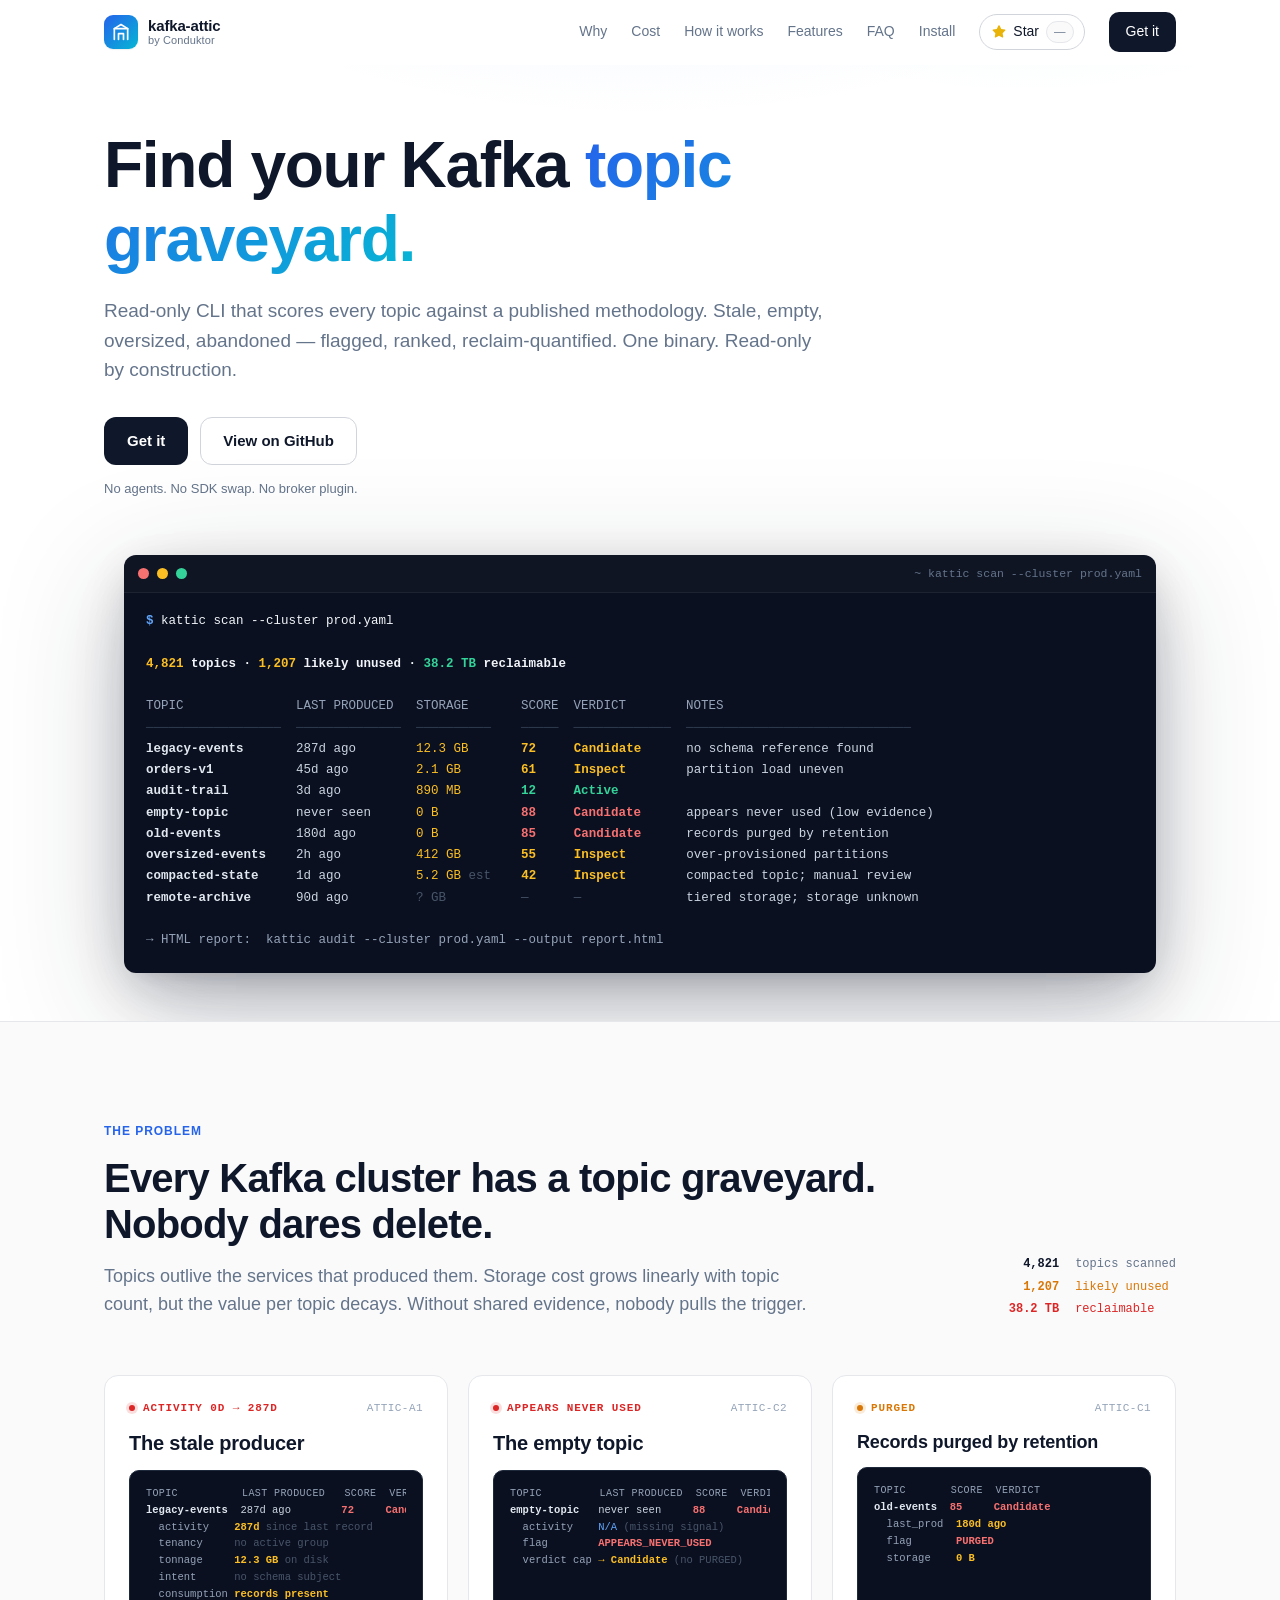
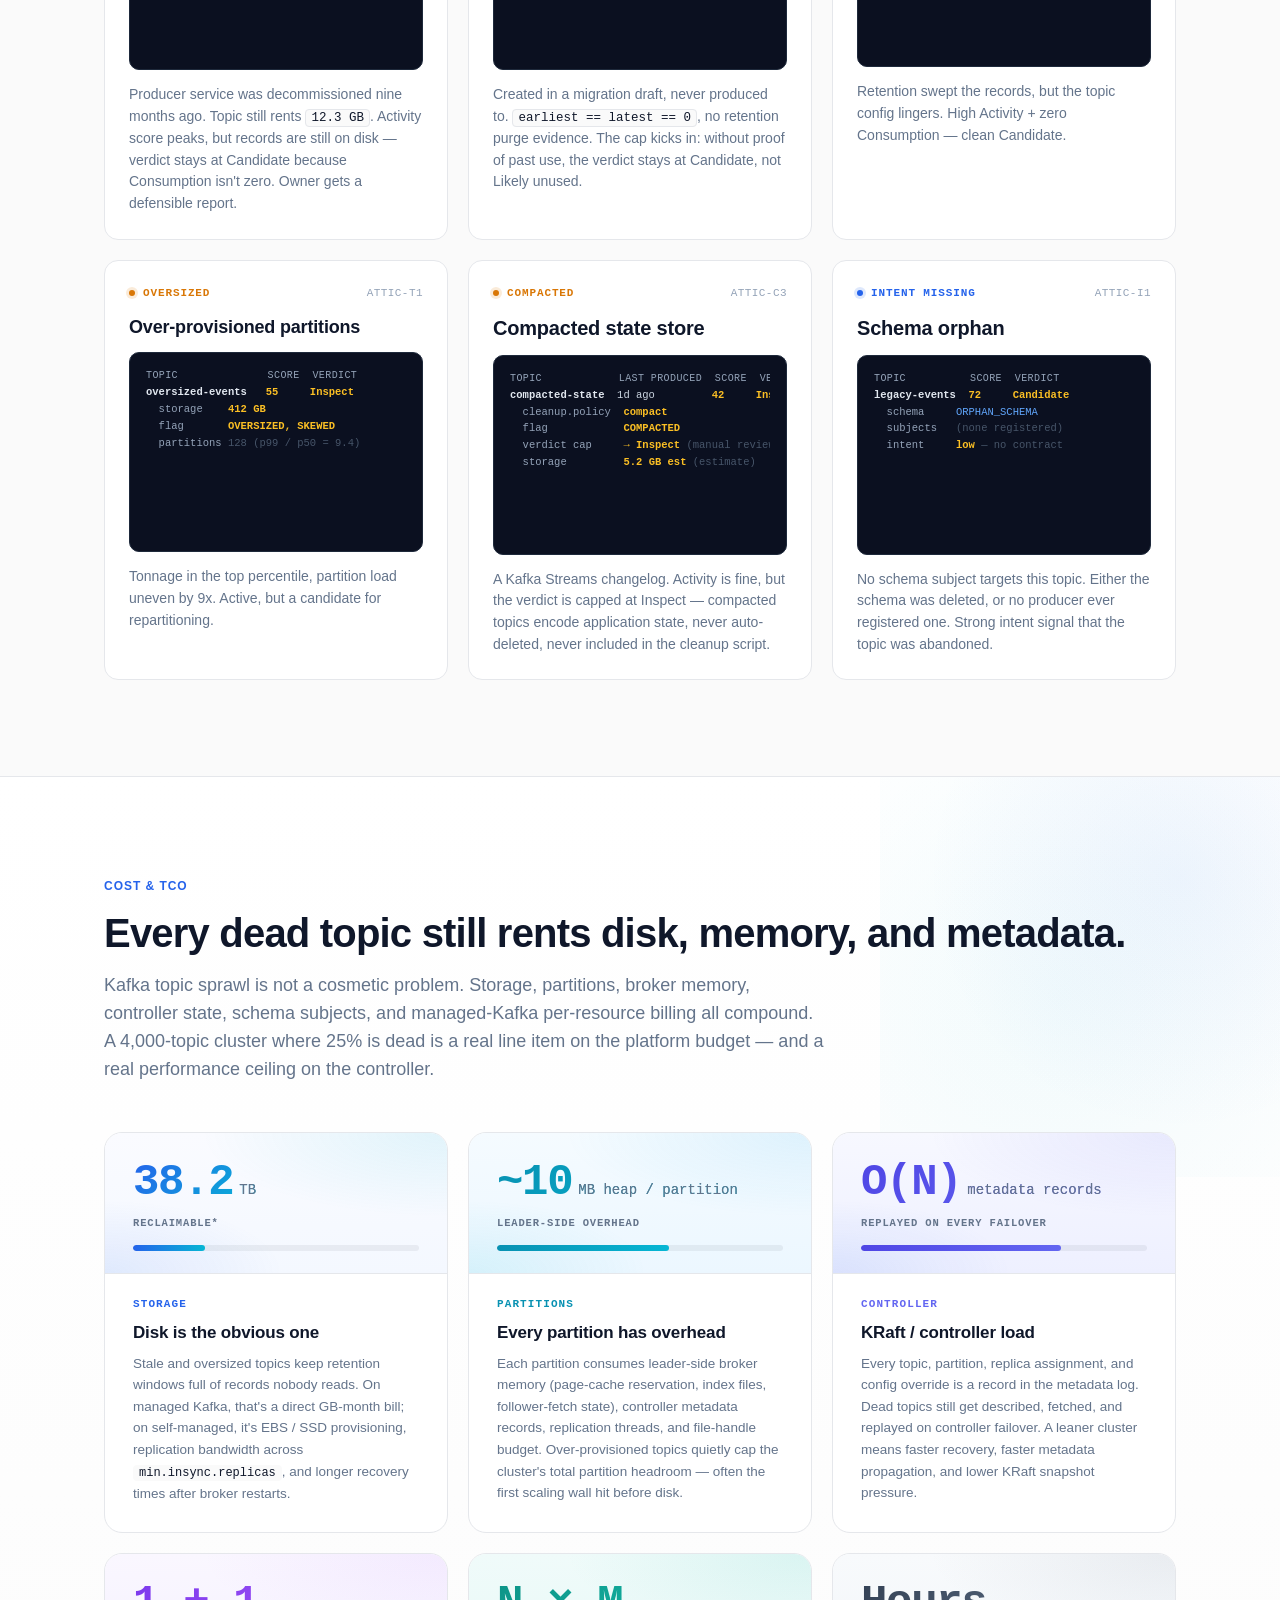
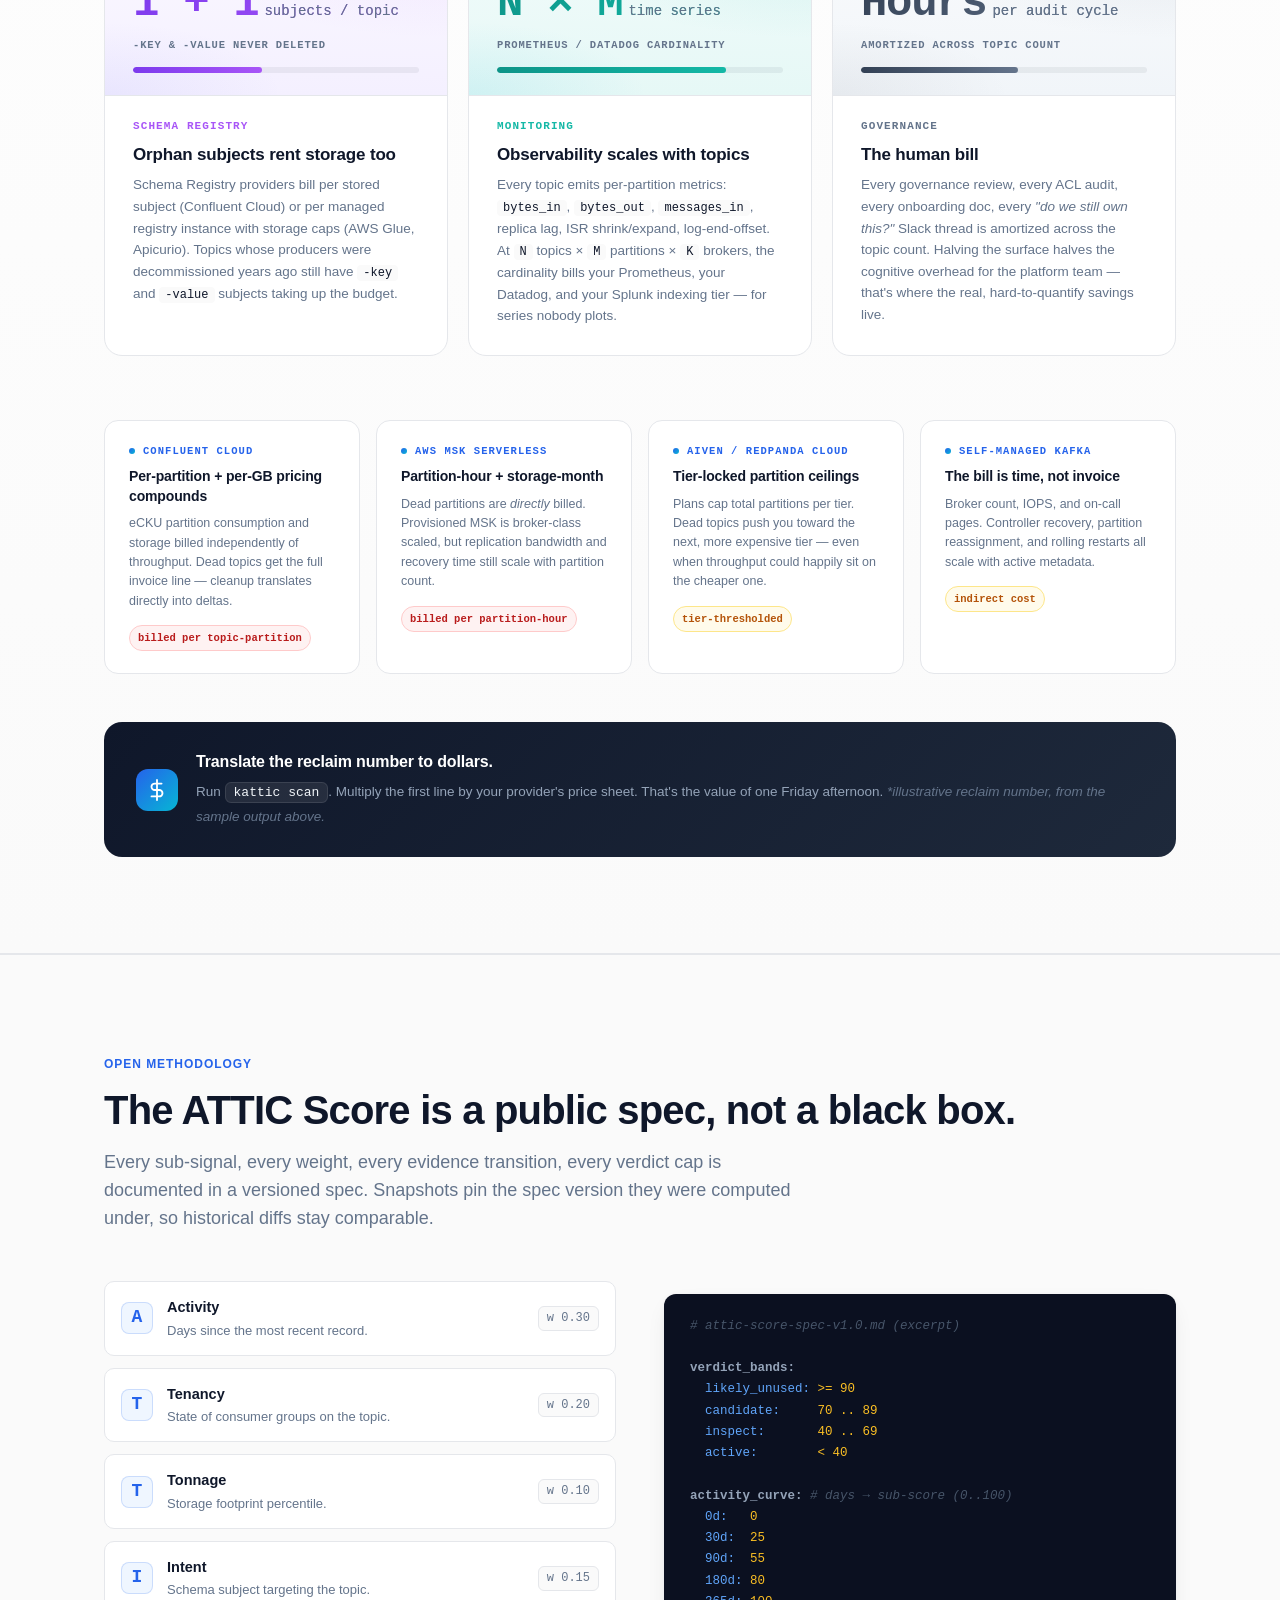
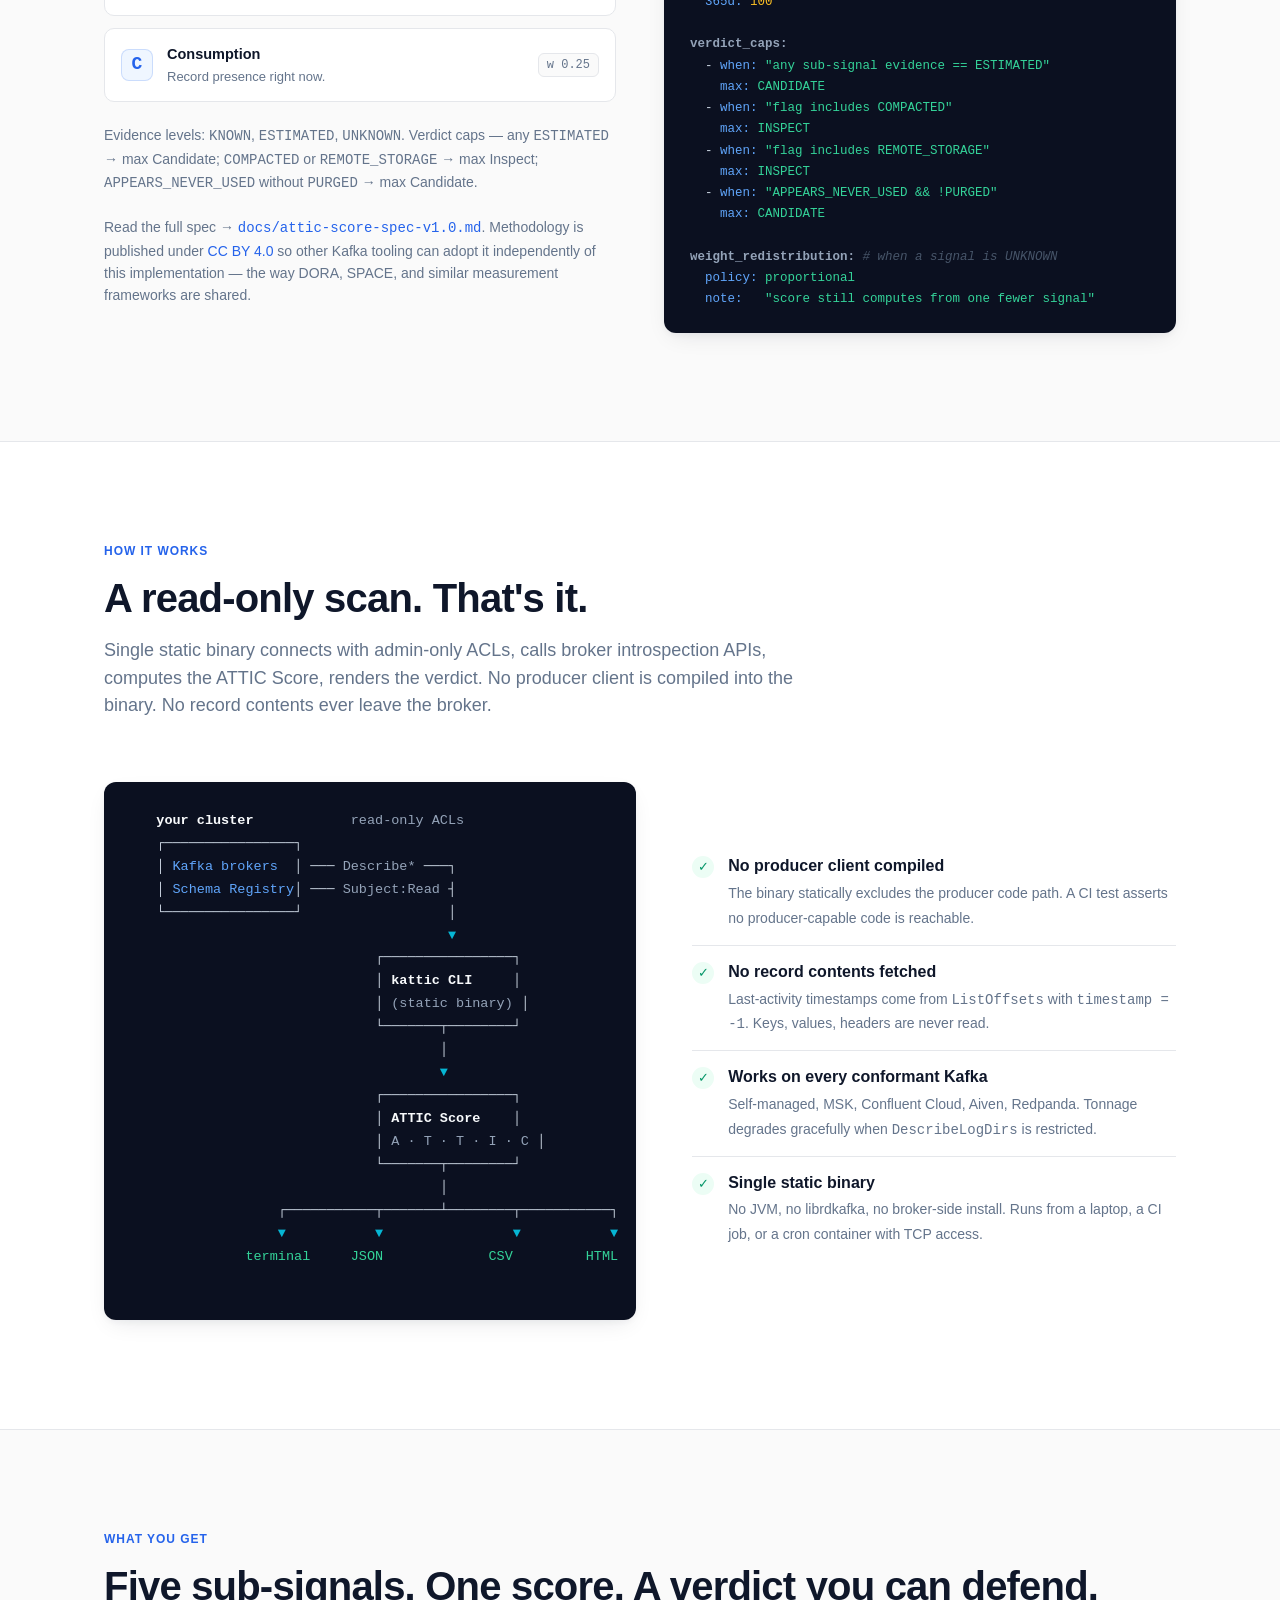
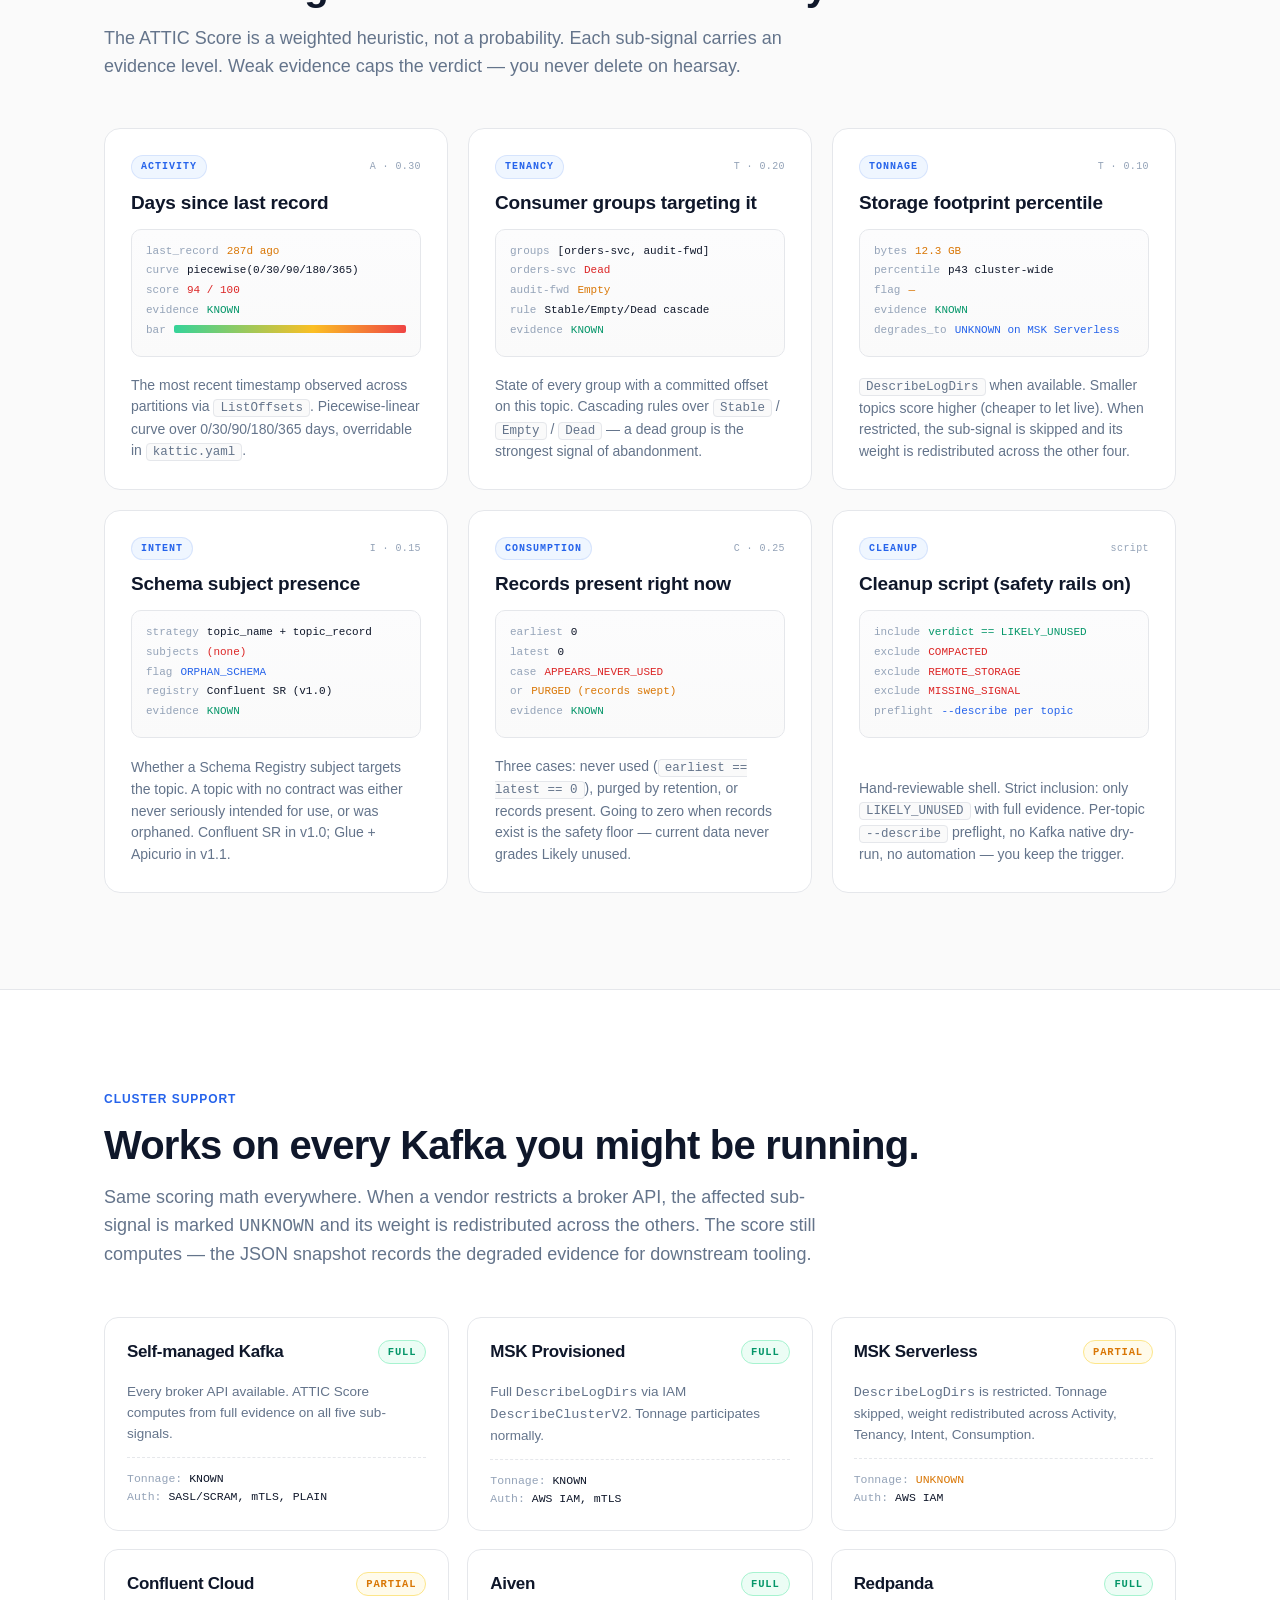
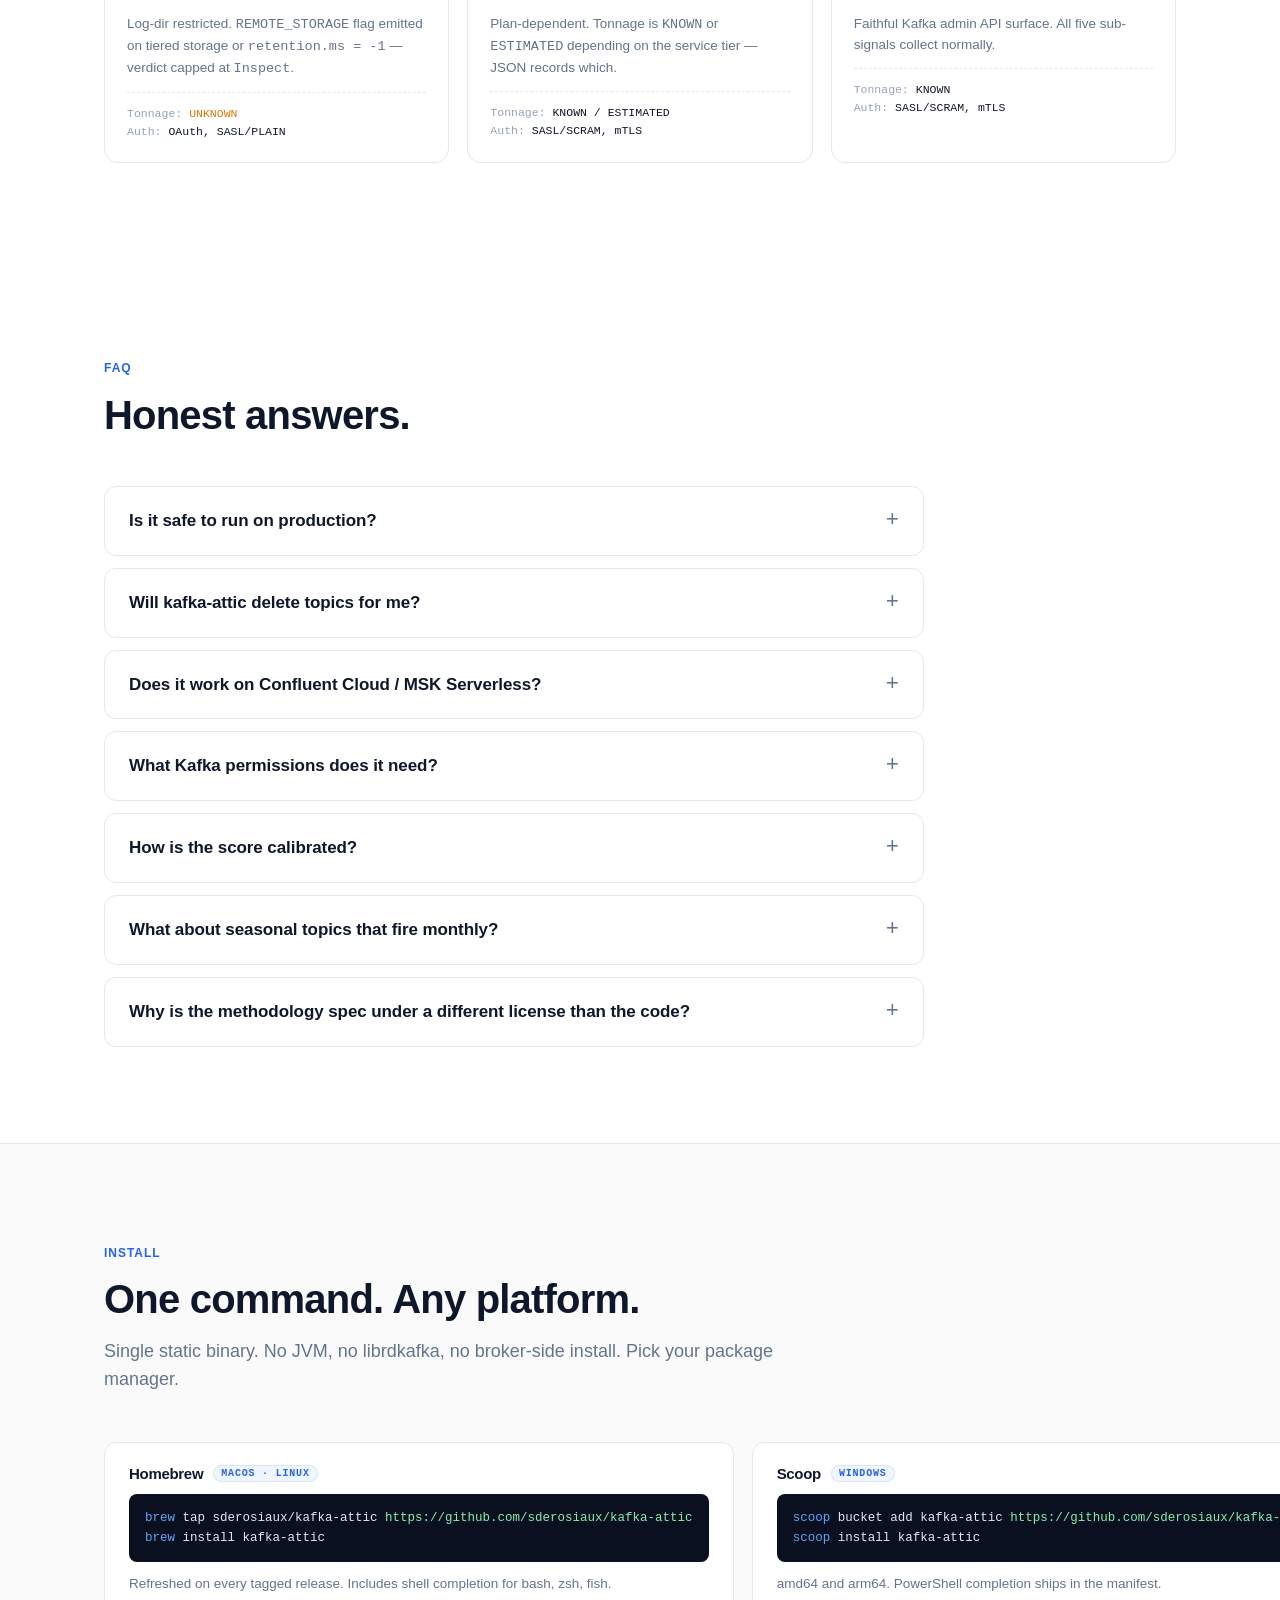
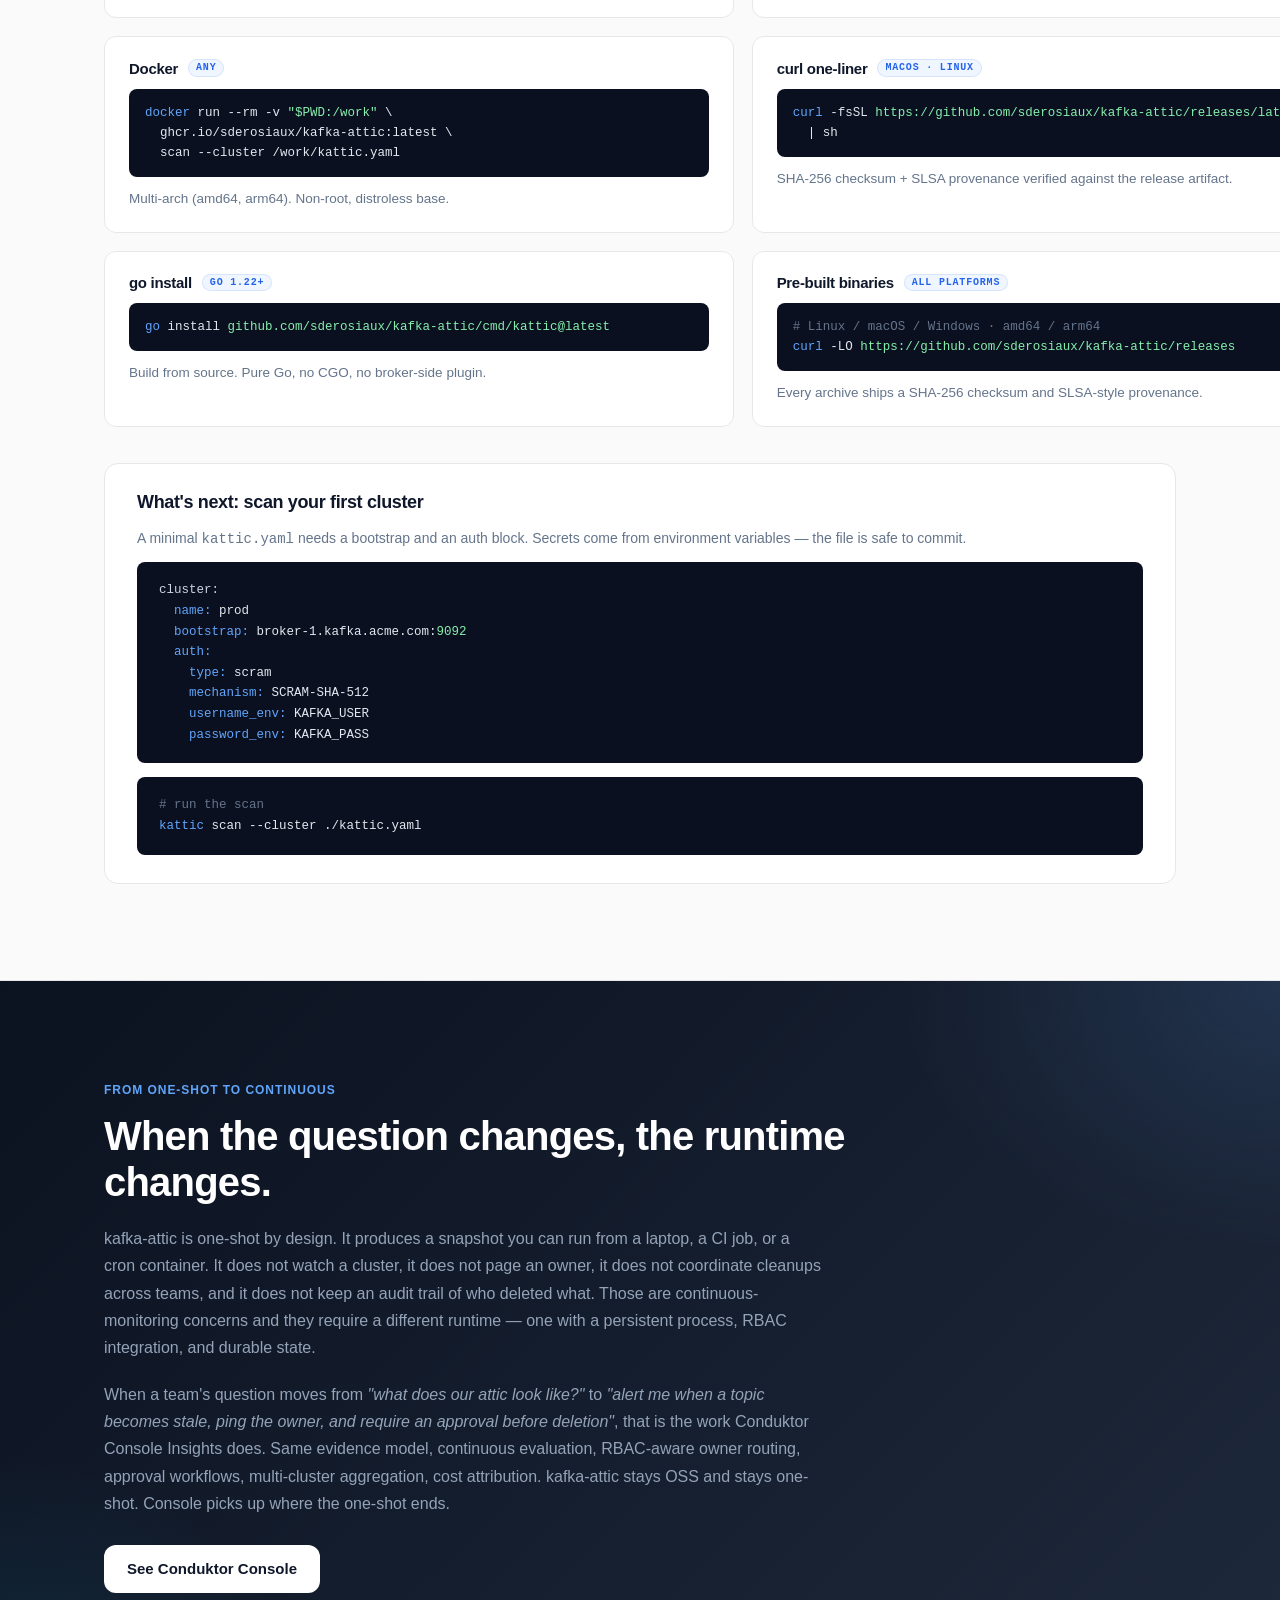
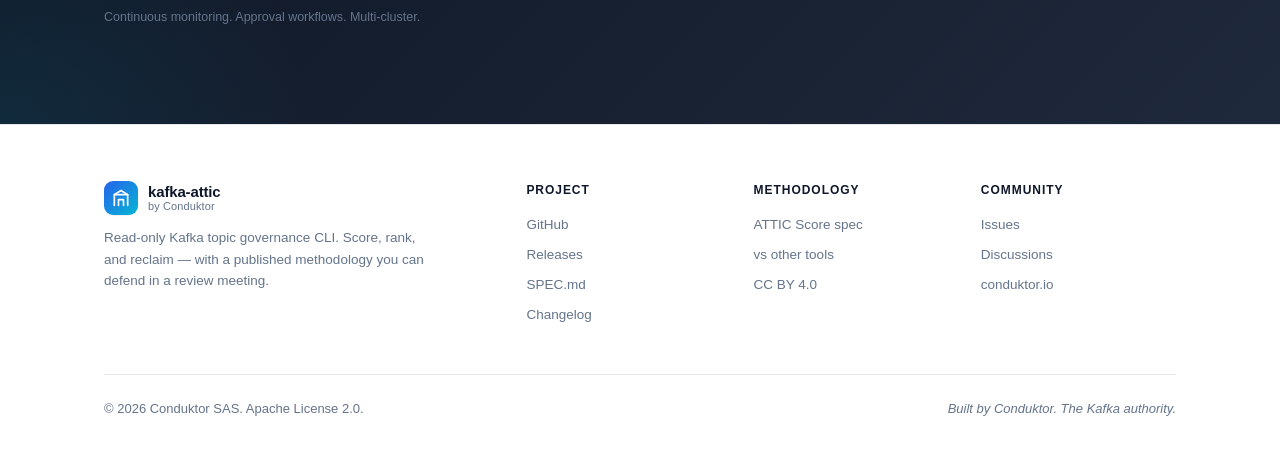
<file: docs/index.html>
<!doctype html>
<html lang="en">
  <head>
    <script async src="https://www.googletagmanager.com/gtag/js?id=G-F508MVXD3Z"></script>
    <script>
      window.dataLayer = window.dataLayer || [];
      function gtag() {
        dataLayer.push(arguments);
      }
      gtag("js", new Date());
      gtag("config", "G-F508MVXD3Z");
    </script>
    <meta charset="utf-8" />
    <meta name="viewport" content="width=device-width,initial-scale=1" />
    <title>kafka-attic — find your Kafka topic graveyard</title>
    <meta
      name="description"
      content="Find your Kafka topic graveyard. Read-only Go CLI that scores stale, empty, oversized, abandoned topics in one scan. ATTIC Score methodology. Single binary."
    />
    <meta
      name="keywords"
      content="kafka topic cleanup, stale kafka topics, kafka topic graveyard, unused kafka topics, kafka storage reclaim, kafka audit, ATTIC Score, kafka governance, kafka CLI, kafka admin, MSK cleanup, Confluent Cloud cleanup, Aiven Kafka, Redpanda, kafka topic lifecycle, kafka disk cost, kafka topic owner, kafka inventory, kafka health, kafka attic, kattic"
    />
    <meta name="author" content="Conduktor" />
    <meta
      name="robots"
      content="index,follow,max-image-preview:large,max-snippet:-1,max-video-preview:-1"
    />
    <meta name="theme-color" content="#0f172a" />
    <meta name="color-scheme" content="light only" />
    <meta name="format-detection" content="telephone=no" />
    <link rel="canonical" href="https://sderosiaux.github.io/kafka-attic/" />
    <link rel="manifest" href="./manifest.webmanifest" />

    <!-- Icons -->
    <link rel="icon" type="image/svg+xml" href="./images/favicon.svg" />
    <link rel="apple-touch-icon" href="./images/apple-touch-icon.png" />

    <!-- Open Graph -->
    <meta property="og:title" content="kafka-attic — find your Kafka topic graveyard" />
    <meta
      property="og:description"
      content="Find your Kafka topic graveyard. Read-only Go CLI that scores stale, empty, oversized, abandoned topics in one scan. ATTIC Score methodology. Single binary."
    />
    <meta property="og:url" content="https://sderosiaux.github.io/kafka-attic/" />
    <meta property="og:site_name" content="kafka-attic" />
    <meta property="og:locale" content="en_US" />
    <meta property="og:type" content="website" />
    <meta property="og:image" content="https://sderosiaux.github.io/kafka-attic/images/og-card.png" />
    <meta property="og:image:width" content="1200" />
    <meta property="og:image:height" content="630" />
    <meta property="og:image:type" content="image/png" />
    <meta
      property="og:image:alt"
      content="kafka-attic — read-only Go CLI that scores stale, empty, oversized, abandoned Kafka topics and ranks reclaimable storage."
    />

    <!-- Twitter -->
    <meta name="twitter:card" content="summary_large_image" />
    <meta name="twitter:site" content="@conduktor" />
    <meta name="twitter:creator" content="@sderosiaux" />
    <meta name="twitter:title" content="kafka-attic — find your Kafka topic graveyard" />
    <meta
      name="twitter:description"
      content="Find your Kafka topic graveyard. Read-only Go CLI that scores stale, empty, oversized, abandoned topics in one scan. ATTIC Score methodology. Single binary."
    />
    <meta
      name="twitter:image"
      content="https://sderosiaux.github.io/kafka-attic/images/og-card.png"
    />
    <meta
      name="twitter:image:alt"
      content="kafka-attic — read-only Go CLI that scores stale, empty, oversized, abandoned Kafka topics and ranks reclaimable storage."
    />

    <!-- Performance -->
    <link rel="preconnect" href="https://api.github.com" crossorigin />
    <link rel="dns-prefetch" href="https://github.com" />
    <link rel="preconnect" href="https://www.googletagmanager.com" crossorigin />
    <link rel="dns-prefetch" href="https://www.google-analytics.com" />

    <!-- Structured data: SoftwareApplication -->
    <script type="application/ld+json">
      {
        "@context": "https://schema.org",
        "@type": "SoftwareApplication",
        "name": "kafka-attic",
        "alternateName": "kattic",
        "applicationCategory": "DeveloperApplication",
        "applicationSubCategory": "Kafka topic governance scanner",
        "operatingSystem": "Linux, macOS, Windows",
        "softwareVersion": "1.0.0",
        "dateModified": "2026-05-22",
        "url": "https://sderosiaux.github.io/kafka-attic/",
        "description": "Read-only Go CLI that scores every Kafka topic against a published methodology — Activity, Tenancy, Tonnage, Intent, Consumption. Single static binary, vendor-neutral, no producer client compiled.",
        "image": "https://sderosiaux.github.io/kafka-attic/images/og-card.png",
        "screenshot": "https://sderosiaux.github.io/kafka-attic/images/screenshot-terminal.png",
        "downloadUrl": "https://github.com/sderosiaux/kafka-attic/releases/latest",
        "softwareHelp": "https://github.com/sderosiaux/kafka-attic",
        "releaseNotes": "https://github.com/sderosiaux/kafka-attic/releases",
        "license": "https://www.apache.org/licenses/LICENSE-2.0",
        "featureList": [
          "ATTIC Score 0-100 per topic over five sub-signals",
          "Evidence levels: KNOWN, ESTIMATED, UNKNOWN per sub-signal",
          "Structural flags: OVERSIZED, SKEWED, ORPHAN_SCHEMA, COMPACTED, REMOTE_STORAGE",
          "Cleanup script generator with strict inclusion rules",
          "Snapshot diff for week-over-week reclaim tracking",
          "Four output formats: terminal, JSON, CSV, single-file HTML",
          "Auth: SASL_PLAIN, SCRAM-SHA-256/512, mTLS, AWS IAM, OAuth",
          "Works on self-managed Kafka, MSK, Confluent Cloud, Aiven, Redpanda"
        ],
        "offers": {
          "@type": "Offer",
          "price": "0",
          "priceCurrency": "USD"
        },
        "author": {
          "@type": "Organization",
          "name": "Conduktor",
          "url": "https://www.conduktor.io"
        },
        "creator": {
          "@type": "Organization",
          "name": "Conduktor",
          "url": "https://www.conduktor.io"
        },
        "publisher": {
          "@type": "Organization",
          "name": "Conduktor",
          "url": "https://www.conduktor.io",
          "logo": "https://sderosiaux.github.io/kafka-attic/images/apple-touch-icon.png"
        }
      }
    </script>

    <!-- Structured data: FAQPage -->
    <script type="application/ld+json">
      {
        "@context": "https://schema.org",
        "@type": "FAQPage",
        "mainEntity": [
          {
            "@type": "Question",
            "name": "Is it safe to run on production?",
            "acceptedAnswer": {
              "@type": "Answer",
              "text": "Yes. kafka-attic is read-only by construction. The binary uses franz-go configured as an admin/consumer client only; the producer client is statically excluded at compile time and a CI test asserts that no producer-capable code path is reachable. Scans use bounded concurrency and back off on throttling. For multi-thousand-topic clusters, a --sample mode lets you size impact first."
            }
          },
          {
            "@type": "Question",
            "name": "Will kafka-attic delete topics for me?",
            "acceptedAnswer": {
              "@type": "Answer",
              "text": "No. The cleanup script is a generated shell artifact you review and run by hand. kafka-attic never executes a destructive command itself. The verdict is LIKELY_UNUSED, never SAFE_DELETE. Topics with MISSING_SIGNAL, COMPACTED, REMOTE_STORAGE, or UNKNOWN evidence are excluded from the cleanup script. The script ships with per-topic preflight --describe commands and a warning banner — Kafka has no native dry-run for topic deletion."
            }
          },
          {
            "@type": "Question",
            "name": "Does it work on Confluent Cloud / MSK Serverless?",
            "acceptedAnswer": {
              "@type": "Answer",
              "text": "Yes, with degraded Tonnage. DescribeLogDirs is restricted on both, so kafka-attic skips the Tonnage sub-signal and redistributes its weight. Confluent Cloud topics on tiered storage or infinite retention also receive REMOTE_STORAGE, capped at INSPECT. The four other sub-signals collect normally."
            }
          },
          {
            "@type": "Question",
            "name": "What Kafka permissions does it need?",
            "acceptedAnswer": {
              "@type": "Answer",
              "text": "Read-only ACLs: Describe on Cluster, Topic, and Group; DescribeConfigs on Topic; DescribeLogDirs on Cluster (optional — enables Tonnage). For Schema Registry, a read-only API key with Subject:Read. For MSK IAM: kafka:DescribeCluster, kafka-cluster:DescribeTopic, kafka-cluster:DescribeGroup, kafka-cluster:DescribeTopicDynamicConfiguration, kafka-cluster:Connect. The scan reports observed permissions so you can audit access after the fact."
            }
          },
          {
            "@type": "Question",
            "name": "How is the score calibrated?",
            "acceptedAnswer": {
              "@type": "Answer",
              "text": "Defaults (Activity 0.30, Tenancy 0.20, Tonnage 0.10, Intent 0.15, Consumption 0.25) come from an anonymized calibration dataset gathered during the design phase, weighted toward signals reliably available on every conformant cluster. All weights, thresholds, and the activity curve are overridable in kattic.yaml. Every JSON snapshot pins the attic_spec_version it was computed under, so historical snapshots remain reproducible and comparable via kattic diff."
            }
          },
          {
            "@type": "Question",
            "name": "What about seasonal topics that fire monthly?",
            "acceptedAnswer": {
              "@type": "Answer",
              "text": "Seasonality detection is out of scope for v1.0. Two mitigations exist: (1) the verdict is conservative — Consumption goes to 0 the moment records exist, so topics with current data are capped well below LIKELY_UNUSED, and (2) the optional history database accumulates past scans so the v1.1 seasonality detector can pick them up. Until then, add monthly/quarterly producers to exclude_patterns with effect: mark_protected."
            }
          },
          {
            "@type": "Question",
            "name": "Why is the methodology spec under a different license than the code?",
            "acceptedAnswer": {
              "@type": "Answer",
              "text": "The code is Apache 2.0; the methodology spec (docs/attic-score-spec-*.md) is CC BY 4.0. The spec is a piece of documentation meant to be cited, forked, and re-implemented by other Kafka tooling — CC BY 4.0 is the standard license for that kind of artifact. The dual licensing is intentional and reflects how DORA / SPACE / similar measurement frameworks are published."
            }
          }
        ]
      }
    </script>

    <!-- Structured data: WebSite -->
    <script type="application/ld+json">
      {
        "@context": "https://schema.org",
        "@type": "WebSite",
        "name": "kafka-attic",
        "url": "https://sderosiaux.github.io/kafka-attic/",
        "inLanguage": "en-US",
        "publisher": {
          "@type": "Organization",
          "name": "Conduktor",
          "url": "https://www.conduktor.io"
        },
        "potentialAction": {
          "@type": "SearchAction",
          "target": {
            "@type": "EntryPoint",
            "urlTemplate": "https://github.com/sderosiaux/kafka-attic/search?q={search_term_string}"
          },
          "query-input": "required name=search_term_string"
        }
      }
    </script>

    <!-- Structured data: Organization -->
    <script type="application/ld+json">
      {
        "@context": "https://schema.org",
        "@type": "Organization",
        "name": "Conduktor",
        "url": "https://www.conduktor.io",
        "logo": "https://sderosiaux.github.io/kafka-attic/images/apple-touch-icon.png",
        "sameAs": [
          "https://github.com/conduktor",
          "https://twitter.com/conduktor",
          "https://www.linkedin.com/company/conduktor"
        ]
      }
    </script>

    <!-- Structured data: BreadcrumbList -->
    <script type="application/ld+json">
      {
        "@context": "https://schema.org",
        "@type": "BreadcrumbList",
        "itemListElement": [
          {
            "@type": "ListItem",
            "position": 1,
            "name": "Home",
            "item": "https://sderosiaux.github.io/"
          },
          {
            "@type": "ListItem",
            "position": 2,
            "name": "kafka-attic",
            "item": "https://sderosiaux.github.io/kafka-attic/"
          }
        ]
      }
    </script>

    <!-- Structured data: HowTo (install kafka-attic) -->
    <script type="application/ld+json">
      {
        "@context": "https://schema.org",
        "@type": "HowTo",
        "name": "How to install kafka-attic and scan your first Kafka cluster",
        "description": "Install the kafka-attic CLI on macOS, Linux, or Windows and run a read-only scan against any Kafka-compatible cluster.",
        "totalTime": "PT5M",
        "supply": [
          {
            "@type": "HowToSupply",
            "name": "A Kafka-compatible cluster (Apache Kafka, MSK, Confluent Cloud, Aiven, Redpanda)"
          },
          {
            "@type": "HowToSupply",
            "name": "Read-only Kafka credentials (Describe on Cluster, Topic, Group)"
          }
        ],
        "tool": [
          {
            "@type": "HowToTool",
            "name": "Homebrew, Scoop, Docker, curl, or Go 1.22+"
          }
        ],
        "step": [
          {
            "@type": "HowToStep",
            "position": 1,
            "name": "Install the binary",
            "text": "Install via Homebrew (brew install kafka-attic), Scoop (scoop install kafka-attic), Docker (ghcr.io/sderosiaux/kafka-attic:latest), curl one-liner, or go install github.com/sderosiaux/kafka-attic/cmd/kattic@latest.",
            "url": "https://sderosiaux.github.io/kafka-attic/#install"
          },
          {
            "@type": "HowToStep",
            "position": 2,
            "name": "Create kattic.yaml",
            "text": "Declare bootstrap and auth in kattic.yaml. Secrets come from environment variables, so the file is safe to commit. Supported auth: SASL_PLAIN, SCRAM-SHA-256/512, mTLS, AWS IAM, OAuth.",
            "url": "https://sderosiaux.github.io/kafka-attic/#install"
          },
          {
            "@type": "HowToStep",
            "position": 3,
            "name": "Run the scan",
            "text": "kattic scan --cluster ./kattic.yaml produces a ranked list of topics with ATTIC Score, evidence levels, and reclaimable storage. Use --output html for a single-file report.",
            "url": "https://sderosiaux.github.io/kafka-attic/#how"
          }
        ]
      }
    </script>

    <style>
      :root {
        --bg: #ffffff;
        --bg-soft: #fafafa;
        --bg-code: #0b1020;
        --text: #0f172a;
        --muted: #64748b;
        --border: #e5e7eb;
        --border-strong: #d1d5db;
        --accent: #2563eb;
        --accent-hover: #1d4ed8;
        --accent-soft: #eff6ff;
        --success: #059669;
        --warn: #d97706;
        --crit: #dc2626;
        --shadow-sm: 0 1px 2px rgba(15, 23, 42, 0.04), 0 1px 1px rgba(15, 23, 42, 0.03);
        --shadow-md: 0 8px 24px -8px rgba(15, 23, 42, 0.12), 0 2px 6px rgba(15, 23, 42, 0.04);
        --shadow-lg:
          0 24px 60px -20px rgba(15, 23, 42, 0.25), 0 8px 20px -10px rgba(15, 23, 42, 0.12);
        --radius: 10px;
        --radius-lg: 16px;
        --maxw: 1120px;
        --font:
          -apple-system, BlinkMacSystemFont, "Inter", "Segoe UI", Roboto, Oxygen, Ubuntu, Cantarell,
          sans-serif;
        --mono: ui-monospace, SFMono-Regular, "JetBrains Mono", Menlo, Consolas, monospace;
      }
      * { box-sizing: border-box; }
      html, body { margin: 0; padding: 0; }
      body {
        font-family: var(--font);
        color: var(--text);
        background: var(--bg);
        line-height: 1.55;
        -webkit-font-smoothing: antialiased;
        text-rendering: optimizeLegibility;
      }
      a { color: var(--accent); text-decoration: none; }
      a:hover { color: var(--accent-hover); }
      h1, h2, h3 { letter-spacing: -0.02em; line-height: 1.15; margin: 0; }
      h1 { font-size: clamp(40px, 6vw, 64px); font-weight: 700; }
      h2 { font-size: clamp(28px, 3.6vw, 40px); font-weight: 650; }
      h3 { font-size: 18px; font-weight: 600; }
      p { margin: 0; }
      .wrap { max-width: var(--maxw); margin: 0 auto; padding: 0 24px; }

      /* Nav */
      header.nav {
        position: sticky;
        top: 0;
        z-index: 50;
        background: rgba(255, 255, 255, 0.78);
        backdrop-filter: saturate(160%) blur(10px);
        border-bottom: 1px solid transparent;
        transition: border-color 0.2s, background 0.2s;
      }
      header.nav.scrolled { border-color: var(--border); }
      .nav-inner {
        display: flex;
        align-items: center;
        justify-content: space-between;
        height: 64px;
      }
      .brand {
        display: inline-flex;
        align-items: center;
        gap: 10px;
        color: var(--text);
        line-height: 1;
        text-decoration: none;
      }
      .brand:hover { color: var(--text); }
      .brand-icon {
        width: 34px;
        height: 34px;
        border-radius: 9px;
        flex-shrink: 0;
        box-shadow: var(--shadow-sm);
        background: linear-gradient(135deg, #2563eb 0%, #06b6d4 100%);
        display: inline-flex;
        align-items: center;
        justify-content: center;
        color: #fff;
      }
      .brand-icon svg {
        width: 20px;
        height: 20px;
        display: block;
      }
      .brand-text {
        display: inline-flex;
        flex-direction: column;
        justify-content: center;
        gap: 2px;
        line-height: 1;
      }
      .brand-text .name {
        font-weight: 650;
        font-size: 15px;
        letter-spacing: -0.01em;
        line-height: 1;
      }
      .brand-text .by {
        font-size: 11px;
        color: var(--muted);
        font-weight: 500;
        letter-spacing: 0.01em;
        line-height: 1;
      }

      /* Star button */
      .nav-star {
        display: inline-flex;
        align-items: center;
        gap: 7px;
        padding: 6px 10px 6px 12px;
        background: #fff;
        border: 1px solid var(--border-strong);
        border-radius: 999px;
        font-size: 13px;
        font-weight: 500;
        color: var(--text) !important;
        transition: border-color 0.15s, transform 0.15s, box-shadow 0.15s;
      }
      .nav-star:hover {
        border-color: var(--text);
        transform: translateY(-1px);
        box-shadow: var(--shadow-sm);
      }
      .nav-star svg {
        width: 14px;
        height: 14px;
        color: #eab308;
        transition: transform 0.2s;
      }
      .nav-star:hover svg { transform: rotate(15deg) scale(1.1); }
      .nav-star .count {
        padding: 1px 7px;
        background: var(--bg-soft);
        border: 1px solid var(--border);
        border-radius: 999px;
        font-size: 11.5px;
        color: var(--muted);
        font-variant-numeric: tabular-nums;
        min-width: 18px;
        text-align: center;
      }
      .nav-links {
        display: flex;
        align-items: center;
        gap: 24px;
      }
      .nav-links a {
        color: var(--muted);
        font-size: 14px;
        font-weight: 500;
      }
      .nav-links a:hover { color: var(--text); }
      @media (max-width: 760px) {
        .nav-links a:not(.btn):not(.nav-star) { display: none; }
      }

      /* Buttons */
      .btn {
        display: inline-flex;
        align-items: center;
        gap: 8px;
        height: 40px;
        padding: 0 16px;
        border-radius: var(--radius);
        font-size: 14px;
        font-weight: 550;
        border: 1px solid transparent;
        cursor: pointer;
        transition: background 0.15s, border-color 0.15s, transform 0.15s, box-shadow 0.15s;
      }
      .btn-primary, .nav-links a.btn-primary {
        background: var(--text);
        color: #fff;
      }
      .btn-primary:hover, .nav-links a.btn-primary:hover {
        background: #000;
        color: #fff;
        transform: translateY(-1px);
        box-shadow: var(--shadow-md);
      }
      .btn-ghost {
        background: #fff;
        color: var(--text);
        border-color: var(--border-strong);
      }
      .btn-ghost:hover {
        background: var(--bg-soft);
        color: var(--text);
      }
      .btn-lg {
        height: 48px;
        padding: 0 22px;
        font-size: 15px;
        border-radius: 12px;
      }

      /* Hero */
      .hero {
        padding: 64px 0 48px;
        position: relative;
        overflow: hidden;
      }
      .hero::before {
        content: "";
        position: absolute;
        inset: -200px 0 auto 0;
        height: 600px;
        z-index: -1;
        background:
          radial-gradient(60% 60% at 50% 0%, rgba(37, 99, 235, 0.08), transparent 70%),
          radial-gradient(40% 40% at 80% 10%, rgba(6, 182, 212, 0.07), transparent 70%);
      }
      .badges {
        display: flex;
        gap: 8px;
        flex-wrap: wrap;
        margin-bottom: 24px;
      }
      .badge {
        display: inline-flex;
        align-items: center;
        gap: 6px;
        padding: 4px 10px;
        border-radius: 999px;
        font-size: 12px;
        font-weight: 500;
        color: var(--muted);
        background: var(--bg-soft);
        border: 1px solid var(--border);
      }
      .badge .dot {
        width: 6px; height: 6px; border-radius: 50%; background: var(--success);
      }
      .hero h1 { max-width: 880px; }
      .hero h1 .accent {
        background: linear-gradient(135deg, #2563eb 0%, #06b6d4 100%);
        -webkit-background-clip: text;
        background-clip: text;
        color: transparent;
      }
      .hero .lede {
        margin-top: 20px;
        font-size: 19px;
        color: var(--muted);
        max-width: 720px;
      }
      .hero .ctas {
        margin-top: 32px;
        display: flex;
        gap: 12px;
        flex-wrap: wrap;
      }
      .hero .meta {
        margin-top: 14px;
        font-size: 13px;
        color: var(--muted);
      }

      /* Terminal frame — used for hero + mosaic */
      .term {
        background: var(--bg-code);
        border-radius: 12px;
        box-shadow: var(--shadow-lg);
        overflow: hidden;
        font-family: var(--mono);
        color: #cbd5e1;
      }
      .term-bar {
        display: flex;
        align-items: center;
        gap: 8px;
        padding: 10px 14px;
        border-bottom: 1px solid rgba(255, 255, 255, 0.06);
        background: rgba(255, 255, 255, 0.02);
      }
      .term-bar .led {
        width: 11px; height: 11px; border-radius: 50%;
        background: #475569;
      }
      .term-bar .led.r { background: #f87171; }
      .term-bar .led.y { background: #fbbf24; }
      .term-bar .led.g { background: #34d399; }
      .term-bar .title {
        margin-left: auto;
        font-size: 11.5px;
        color: #64748b;
        font-family: var(--mono);
      }
      .term-body {
        padding: 18px 22px 22px;
        font-size: 12.5px;
        line-height: 1.7;
        overflow-x: auto;
      }
      .term-body .prompt { color: #60a5fa; font-weight: 700; }
      .term-body .cmd { color: #f1f5f9; }
      .term-body .head { color: #94a3b8; }
      .term-body .rule { color: #334155; }
      .term-body .topic { color: #e2e8f0; font-weight: 600; }
      .term-body .num { color: #fbbf24; }
      .term-body .crit { color: #f87171; font-weight: 600; }
      .term-body .warn { color: #fbbf24; font-weight: 600; }
      .term-body .ok { color: #34d399; font-weight: 600; }
      .term-body .info { color: #60a5fa; font-weight: 600; }
      .term-body .dim { color: #475569; }
      .term-body .note { color: #94a3b8; }
      .term-body pre {
        margin: 0;
        font: inherit;
        white-space: pre;
      }
      .term-summary {
        color: #f1f5f9;
        font-weight: 600;
        margin-bottom: 14px;
      }
      .term-summary .reclaim { color: #34d399; }
      .term-summary .unused { color: #fbbf24; }

      /* Hero screenshot — terminal */
      .screenshot {
        margin: 56px auto 0;
        width: 100%;
        max-width: 1080px;
        padding: 0 24px;
        box-sizing: border-box;
      }
      .screenshot .term {
        filter: drop-shadow(0 30px 60px rgba(15, 23, 42, 0.22))
          drop-shadow(0 10px 20px rgba(15, 23, 42, 0.08));
      }

      /* Sections */
      section { padding: 96px 0; }

      /* TCO section */
      .tco {
        background: linear-gradient(180deg, #fff 0%, var(--bg-soft) 100%);
        border-bottom: 1px solid var(--border);
        position: relative;
        overflow: hidden;
      }
      .tco::before {
        content: "";
        position: absolute;
        top: -200px; right: -200px;
        width: 600px; height: 600px;
        background:
          radial-gradient(circle at center, rgba(37, 99, 235, 0.06), transparent 60%),
          radial-gradient(circle at 30% 70%, rgba(6, 182, 212, 0.05), transparent 60%);
        pointer-events: none;
        z-index: 0;
      }
      .tco > .wrap { position: relative; z-index: 1; }
      .tco-grid {
        margin-top: 48px;
        display: grid;
        gap: 20px;
        grid-template-columns: repeat(3, 1fr);
      }
      @media (max-width: 980px) { .tco-grid { grid-template-columns: repeat(2, 1fr); } }
      @media (max-width: 640px) { .tco-grid { grid-template-columns: 1fr; } }
      .tco-card {
        position: relative;
        border: 1px solid var(--border);
        border-radius: 18px;
        background: #fff;
        display: flex;
        flex-direction: column;
        overflow: hidden;
        transition: transform 0.25s ease, box-shadow 0.25s ease, border-color 0.25s ease;
      }
      .tco-card:hover {
        transform: translateY(-4px);
        box-shadow: 0 0 0 1px rgba(37, 99, 235, 0.22), 0 28px 60px -25px rgba(15, 23, 42, 0.28);
        border-color: transparent;
      }
      .tco-visual {
        position: relative;
        padding: 26px 28px 22px;
        background:
          radial-gradient(120% 100% at 100% 0%, rgba(6, 182, 212, 0.10), transparent 60%),
          radial-gradient(80% 80% at 0% 100%, rgba(37, 99, 235, 0.10), transparent 65%),
          linear-gradient(180deg, #fafbff 0%, #f4f8ff 100%);
        border-bottom: 1px solid var(--border);
        overflow: hidden;
      }
      .tco-card[data-domain="partitions"] .tco-visual {
        background:
          radial-gradient(120% 100% at 100% 0%, rgba(14, 165, 233, 0.10), transparent 60%),
          radial-gradient(80% 80% at 0% 100%, rgba(6, 182, 212, 0.10), transparent 65%),
          linear-gradient(180deg, #f5fbff 0%, #ecf7ff 100%);
      }
      .tco-card[data-domain="controller"] .tco-visual {
        background:
          radial-gradient(120% 100% at 100% 0%, rgba(99, 102, 241, 0.10), transparent 60%),
          radial-gradient(80% 80% at 0% 100%, rgba(37, 99, 235, 0.10), transparent 65%),
          linear-gradient(180deg, #f7f8ff 0%, #eef0ff 100%);
      }
      .tco-card[data-domain="schema"] .tco-visual {
        background:
          radial-gradient(120% 100% at 100% 0%, rgba(168, 85, 247, 0.08), transparent 60%),
          radial-gradient(80% 80% at 0% 100%, rgba(99, 102, 241, 0.08), transparent 65%),
          linear-gradient(180deg, #faf7ff 0%, #f4f0ff 100%);
      }
      .tco-card[data-domain="monitoring"] .tco-visual {
        background:
          radial-gradient(120% 100% at 100% 0%, rgba(20, 184, 166, 0.10), transparent 60%),
          radial-gradient(80% 80% at 0% 100%, rgba(6, 182, 212, 0.10), transparent 65%),
          linear-gradient(180deg, #f0fbfa 0%, #e6f8f6 100%);
      }
      .tco-card[data-domain="governance"] .tco-visual {
        background:
          radial-gradient(120% 100% at 100% 0%, rgba(100, 116, 139, 0.10), transparent 60%),
          radial-gradient(80% 80% at 0% 100%, rgba(15, 23, 42, 0.05), transparent 65%),
          linear-gradient(180deg, #f8fafc 0%, #f1f5f9 100%);
      }
      .tco-stat {
        font-family: var(--mono);
        font-size: 44px;
        font-weight: 700;
        line-height: 1.05;
        letter-spacing: -0.03em;
        background: linear-gradient(135deg, #2563eb 0%, #06b6d4 100%);
        -webkit-background-clip: text;
        background-clip: text;
        color: transparent;
        display: inline-block;
      }
      .tco-card[data-domain="partitions"] .tco-stat { background: linear-gradient(135deg, #0891b2 0%, #06b6d4 100%); -webkit-background-clip: text; background-clip: text; }
      .tco-card[data-domain="controller"] .tco-stat { background: linear-gradient(135deg, #4f46e5 0%, #6366f1 100%); -webkit-background-clip: text; background-clip: text; }
      .tco-card[data-domain="schema"] .tco-stat { background: linear-gradient(135deg, #7c3aed 0%, #a855f7 100%); -webkit-background-clip: text; background-clip: text; }
      .tco-card[data-domain="monitoring"] .tco-stat { background: linear-gradient(135deg, #0d9488 0%, #14b8a6 100%); -webkit-background-clip: text; background-clip: text; }
      .tco-card[data-domain="governance"] .tco-stat { background: linear-gradient(135deg, #334155 0%, #64748b 100%); -webkit-background-clip: text; background-clip: text; }
      .tco-stat .unit {
        font-size: 14px;
        margin-left: 6px;
        color: var(--muted);
        font-weight: 500;
        letter-spacing: 0;
        background: none;
        -webkit-background-clip: initial;
        background-clip: initial;
        -webkit-text-fill-color: var(--muted);
      }
      .tco-sub {
        font-family: var(--mono);
        font-size: 10.5px;
        font-weight: 600;
        color: var(--muted);
        margin-top: 10px;
        letter-spacing: 0.08em;
        text-transform: uppercase;
      }
      .tco-bar {
        margin-top: 14px;
        height: 6px;
        border-radius: 999px;
        background: rgba(15, 23, 42, 0.06);
        overflow: hidden;
        position: relative;
      }
      .tco-bar::after {
        content: "";
        position: absolute;
        inset: 0;
        width: var(--fill, 75%);
        background: linear-gradient(90deg, #2563eb 0%, #06b6d4 100%);
        border-radius: 999px;
      }
      .tco-card[data-domain="partitions"] .tco-bar::after { background: linear-gradient(90deg, #0891b2 0%, #06b6d4 100%); }
      .tco-card[data-domain="controller"] .tco-bar::after { background: linear-gradient(90deg, #4f46e5 0%, #6366f1 100%); }
      .tco-card[data-domain="schema"] .tco-bar::after { background: linear-gradient(90deg, #7c3aed 0%, #a855f7 100%); }
      .tco-card[data-domain="monitoring"] .tco-bar::after { background: linear-gradient(90deg, #0d9488 0%, #14b8a6 100%); }
      .tco-card[data-domain="governance"] .tco-bar::after { background: linear-gradient(90deg, #334155 0%, #64748b 100%); }
      .tco-body {
        padding: 22px 28px 28px;
        display: flex;
        flex-direction: column;
        gap: 10px;
      }
      .tco-body .tco-label {
        font-family: var(--mono);
        font-size: 11px;
        font-weight: 600;
        letter-spacing: 0.1em;
        text-transform: uppercase;
        color: var(--accent);
      }
      .tco-card[data-domain="partitions"] .tco-label { color: #0891b2; }
      .tco-card[data-domain="controller"] .tco-label { color: #6366f1; }
      .tco-card[data-domain="schema"] .tco-label { color: #a855f7; }
      .tco-card[data-domain="monitoring"] .tco-label { color: #14b8a6; }
      .tco-card[data-domain="governance"] .tco-label { color: #64748b; }
      .tco-body h3 {
        margin: 0;
        font-size: 17px;
        font-weight: 650;
        letter-spacing: -0.01em;
      }
      .tco-body p {
        margin: 0;
        font-size: 13.5px;
        color: var(--muted);
        line-height: 1.6;
      }
      .tco-body code {
        font-family: var(--mono);
        font-size: 12px;
        background: var(--bg-soft);
        padding: 1px 6px;
        border-radius: 4px;
        color: var(--text);
      }

      /* Provider pricing strip */
      .tco-notes {
        margin-top: 64px;
        display: grid;
        grid-template-columns: repeat(4, 1fr);
        gap: 16px;
      }
      @media (max-width: 980px) { .tco-notes { grid-template-columns: repeat(2, 1fr); } }
      @media (max-width: 540px) { .tco-notes { grid-template-columns: 1fr; } }
      .tco-note {
        position: relative;
        padding: 22px 24px;
        background: #fff;
        border: 1px solid var(--border);
        border-radius: 14px;
        display: flex;
        flex-direction: column;
        gap: 8px;
        overflow: hidden;
        transition: transform 0.2s ease, box-shadow 0.2s ease, border-color 0.2s ease;
      }
      .tco-note:hover {
        transform: translateY(-2px);
        box-shadow: 0 0 0 1px rgba(37, 99, 235, 0.15), 0 18px 36px -20px rgba(15, 23, 42, 0.18);
        border-color: transparent;
      }
      .tco-note .provider {
        font-family: var(--mono);
        font-size: 10.5px;
        font-weight: 700;
        letter-spacing: 0.1em;
        text-transform: uppercase;
        color: var(--accent);
        display: inline-flex;
        align-items: center;
        gap: 8px;
      }
      .tco-note .provider .dot {
        width: 6px; height: 6px;
        border-radius: 50%;
        background: linear-gradient(135deg, #2563eb 0%, #06b6d4 100%);
        flex-shrink: 0;
      }
      .tco-note h4 {
        margin: 0;
        font-size: 14px;
        font-weight: 650;
        letter-spacing: -0.01em;
        line-height: 1.4;
      }
      .tco-note p {
        margin: 0;
        font-size: 12.5px;
        color: var(--muted);
        line-height: 1.55;
      }
      .tco-note .billing-tag {
        display: inline-flex;
        align-items: center;
        gap: 6px;
        margin-top: 6px;
        padding: 4px 8px;
        background: var(--bg-soft);
        border: 1px solid var(--border);
        border-radius: 999px;
        font-family: var(--mono);
        font-size: 10.5px;
        color: var(--text);
        font-weight: 600;
        align-self: flex-start;
      }
      .tco-note .billing-tag.crit { color: #b91c1c; border-color: #fecaca; background: #fef2f2; }
      .tco-note .billing-tag.warn { color: #b45309; border-color: #fde68a; background: #fffbeb; }
      .tco-note .billing-tag.ok   { color: #047857; border-color: #a7f3d0; background: #ecfdf5; }
      .tco-cta {
        margin-top: 48px;
        padding: 28px 32px;
        background: linear-gradient(135deg, #0f172a 0%, #1e293b 100%);
        border-radius: 18px;
        color: #f1f5f9;
        display: flex;
        align-items: center;
        gap: 18px;
        flex-wrap: wrap;
      }
      .tco-cta .tco-cta-icon {
        width: 42px; height: 42px; border-radius: 12px;
        background: linear-gradient(135deg, #2563eb 0%, #06b6d4 100%);
        display: inline-flex; align-items: center; justify-content: center;
        color: #fff; flex-shrink: 0;
      }
      .tco-cta .tco-cta-icon svg { width: 22px; height: 22px; }
      .tco-cta .tco-cta-text {
        flex: 1;
        min-width: 260px;
      }
      .tco-cta .tco-cta-text strong { display: block; font-size: 16px; font-weight: 650; color: #fff; margin-bottom: 4px; letter-spacing: -0.01em; }
      .tco-cta .tco-cta-text span { font-size: 13.5px; color: #94a3b8; }
      .tco-cta code {
        font-family: var(--mono);
        font-size: 13px;
        background: rgba(255, 255, 255, 0.08);
        padding: 2px 8px;
        border-radius: 6px;
        color: #f1f5f9;
        border: 1px solid rgba(255, 255, 255, 0.1);
      }
      section .eyebrow {
        display: inline-block;
        font-size: 12px;
        font-weight: 600;
        letter-spacing: 0.08em;
        text-transform: uppercase;
        color: var(--accent);
        margin-bottom: 14px;
      }
      section .lede {
        font-size: 18px;
        color: var(--muted);
        max-width: 720px;
        margin-top: 16px;
      }

      /* Why — mosaic */
      .why {
        background: var(--bg-soft);
        border-top: 1px solid var(--border);
        border-bottom: 1px solid var(--border);
      }
      .why-head {
        display: grid;
        grid-template-columns: 1fr auto;
        gap: 32px;
        align-items: end;
      }
      @media (max-width: 760px) {
        .why-head { grid-template-columns: 1fr; }
      }
      .why-stats {
        display: grid;
        grid-template-columns: auto auto;
        gap: 4px 16px;
        font-family: var(--mono);
        font-size: 12px;
        color: var(--muted);
        justify-content: end;
      }
      .why-stats .num {
        font-weight: 700;
        text-align: right;
        color: var(--text);
      }
      .why-stats .num.crit, .why-stats .lab.crit { color: var(--crit); }
      .why-stats .num.warn, .why-stats .lab.warn { color: var(--warn); }
      .why-stats .num.info, .why-stats .lab.info { color: var(--accent); }

      .why-mosaic {
        margin-top: 56px;
        display: grid;
        grid-template-columns: repeat(3, 1fr);
        gap: 20px;
      }
      @media (max-width: 980px) {
        .why-mosaic { grid-template-columns: repeat(2, 1fr); }
      }
      @media (max-width: 640px) {
        .why-mosaic { grid-template-columns: 1fr; }
      }

      .anti {
        position: relative;
        background: #fff;
        border: 1px solid var(--border);
        border-radius: 14px;
        padding: 24px;
        overflow: hidden;
        display: flex;
        flex-direction: column;
        transition: border-color 0.2s, transform 0.2s, box-shadow 0.2s;
      }
      .anti.span-3, .anti.span-2 { grid-column: auto; }
      .anti:hover {
        transform: translateY(-3px);
        box-shadow: 0 0 0 1px rgba(15, 23, 42, 0.15),
          0 24px 40px -22px rgba(15, 23, 42, 0.22);
        border-color: transparent;
      }
      .anti-head {
        display: flex;
        align-items: center;
        justify-content: space-between;
        margin-bottom: 14px;
      }
      .anti-tag {
        display: inline-flex;
        align-items: center;
        gap: 8px;
        font-family: var(--mono);
        font-size: 11px;
        font-weight: 600;
        text-transform: uppercase;
        letter-spacing: 0.08em;
        color: var(--muted);
      }
      .anti-tag .pulse {
        width: 6px; height: 6px; border-radius: 50%;
        background: var(--accent);
        box-shadow: 0 0 0 3px rgba(37, 99, 235, 0.15);
      }
      .anti.warn .anti-tag { color: var(--warn); }
      .anti.warn .anti-tag .pulse {
        background: var(--warn);
        box-shadow: 0 0 0 3px rgba(217, 119, 6, 0.15);
      }
      .anti.crit .anti-tag { color: var(--crit); }
      .anti.crit .anti-tag .pulse {
        background: var(--crit);
        box-shadow: 0 0 0 3px rgba(220, 38, 38, 0.15);
      }
      .anti.info .anti-tag { color: var(--accent); }
      .anti-code {
        font-family: var(--mono);
        font-size: 11px;
        color: #94a3b8;
        letter-spacing: 0.04em;
      }
      .anti h3 {
        font-size: 20px;
        line-height: 1.25;
        letter-spacing: -0.01em;
      }
      .anti.span-2 h3 { font-size: 18px; }
      .anti h3 code {
        background: var(--bg-soft);
        color: var(--text);
        border: 1px solid var(--border);
        padding: 1px 7px;
        border-radius: 5px;
        font-size: 0.85em;
        font-family: var(--mono);
        font-weight: 500;
      }

      /* Embedded mini-term in a mosaic card */
      .anti-term {
        margin: 14px 0 14px;
        background: var(--bg-code);
        border: 1px solid #1e293b;
        border-radius: 10px;
        padding: 14px 16px;
        font-family: var(--mono);
        font-size: 10.5px;
        line-height: 1.6;
        color: #cbd5e1;
        height: 200px;
        overflow: hidden;
        box-sizing: border-box;
      }
      .anti-term pre {
        margin: 0;
        font: inherit;
        white-space: pre;
        overflow: hidden;
        text-overflow: clip;
      }
      .anti-term .topic { color: #e2e8f0; font-weight: 600; }
      .anti-term .crit { color: #f87171; font-weight: 600; }
      .anti-term .warn { color: #fbbf24; font-weight: 600; }
      .anti-term .ok { color: #34d399; }
      .anti-term .info { color: #60a5fa; }
      .anti-term .dim { color: #475569; }
      .anti-term .label { color: #94a3b8; }
      .anti-term .num { color: #fbbf24; }
      .anti-term .head { color: #94a3b8; font-size: 10px; letter-spacing: 0.04em; }

      .anti p {
        color: var(--muted);
        font-size: 14px;
        line-height: 1.55;
        margin-top: 0;
      }
      .anti p code {
        background: var(--bg-soft);
        color: var(--text);
        border: 1px solid var(--border);
        padding: 1px 5px;
        border-radius: 4px;
        font-size: 12.5px;
        font-family: var(--mono);
      }

      /* How it works */
      .how-grid {
        display: grid;
        grid-template-columns: 1.1fr 1fr;
        gap: 56px;
        margin-top: 48px;
        align-items: center;
      }
      @media (max-width: 880px) {
        .how-grid { grid-template-columns: 1fr; }
      }
      .diagram {
        background: var(--bg-code);
        color: #cbd5e1;
        border-radius: 12px;
        padding: 28px;
        font-family: var(--mono);
        font-size: 13.5px;
        line-height: 1.7;
        box-shadow: var(--shadow-md);
        overflow-x: auto;
      }
      .diagram .arrow { color: #06b6d4; }
      .diagram .label { color: #94a3b8; }
      .diagram .hi { color: #f8fafc; font-weight: 600; }
      .diagram .box { color: #60a5fa; }
      .diagram .out { color: #34d399; }
      .how-points { list-style: none; padding: 0; margin: 0; }
      .how-points li {
        list-style: none;
        padding: 14px 0;
        border-bottom: 1px solid var(--border);
        display: flex;
        gap: 14px;
        align-items: flex-start;
      }
      .how-points li:last-child { border-bottom: none; }
      .how-points .check {
        flex: 0 0 auto;
        width: 22px;
        height: 22px;
        border-radius: 50%;
        background: #ecfdf5;
        color: var(--success);
        display: inline-flex;
        align-items: center;
        justify-content: center;
        font-size: 13px;
        margin-top: 2px;
      }
      .how-points strong { display: block; margin-bottom: 2px; }
      .how-points span { color: var(--muted); font-size: 14px; }

      /* Features */
      .features {
        background: var(--bg-soft);
        border-top: 1px solid var(--border);
        border-bottom: 1px solid var(--border);
      }
      .features-grid {
        margin-top: 48px;
        display: grid;
        gap: 20px;
        grid-template-columns: repeat(3, 1fr);
      }
      @media (max-width: 980px) {
        .features-grid { grid-template-columns: repeat(2, 1fr); }
      }
      @media (max-width: 640px) {
        .features-grid { grid-template-columns: 1fr; }
      }
      .feat {
        position: relative;
        padding: 26px;
        border: 1px solid var(--border);
        border-radius: 16px;
        background: #fff;
        overflow: hidden;
        display: flex;
        flex-direction: column;
        transition: border-color 0.2s, transform 0.2s, box-shadow 0.2s;
      }
      .feat::before {
        content: "";
        position: absolute;
        top: 0; left: 0; right: 0;
        height: 1px;
        background: linear-gradient(90deg, transparent, var(--accent), transparent);
        opacity: 0;
        transition: opacity 0.3s;
      }
      .feat:hover {
        transform: translateY(-3px);
        box-shadow: 0 0 0 1px rgba(37, 99, 235, 0.18),
          0 26px 50px -25px rgba(15, 23, 42, 0.25);
        border-color: transparent;
      }
      .feat:hover::before { opacity: 1; }
      .feat-head {
        display: flex;
        align-items: center;
        justify-content: space-between;
        margin-bottom: 12px;
      }
      .feat-tag {
        font-family: var(--mono);
        font-size: 10px;
        font-weight: 700;
        text-transform: uppercase;
        letter-spacing: 0.1em;
        color: var(--accent);
        padding: 3px 9px;
        border-radius: 999px;
        background: var(--accent-soft);
        border: 1px solid rgba(37, 99, 235, 0.12);
      }
      .feat-id {
        font-family: var(--mono);
        font-size: 10px;
        color: #94a3b8;
        letter-spacing: 0.04em;
      }
      .feat h3 {
        font-size: 19px;
        line-height: 1.25;
        letter-spacing: -0.01em;
      }
      .feat p {
        color: var(--muted);
        font-size: 14px;
        margin-top: auto;
        padding-top: 14px;
        line-height: 1.55;
      }
      .feat code {
        background: var(--bg-soft);
        border: 1px solid var(--border);
        padding: 1px 6px;
        border-radius: 4px;
        font-size: 12.5px;
        font-family: var(--mono);
      }
      .feat-preview {
        margin: 14px 0 4px;
        background: linear-gradient(180deg, #fcfcfd, var(--bg-soft));
        border: 1px solid var(--border);
        border-radius: 10px;
        padding: 12px 14px;
        font-family: var(--mono);
        font-size: 11px;
        line-height: 1.8;
        min-height: 128px;
        overflow: hidden;
        position: relative;
      }
      .feat-preview .row {
        display: flex; gap: 8px; align-items: baseline; white-space: nowrap;
      }
      .feat-preview .k { color: #94a3b8; }
      .feat-preview .v { color: var(--text); }
      .feat-preview .vn { color: var(--warn); }
      .feat-preview .vok { color: var(--success); }
      .feat-preview .vcrit { color: var(--crit); }
      .feat-preview .vacc { color: var(--accent); }
      .feat-preview .bar {
        display: inline-block;
        height: 8px;
        border-radius: 2px;
        vertical-align: middle;
      }

      /* Cluster support */
      .cluster-grid {
        margin-top: 48px;
        display: grid;
        gap: 18px;
        grid-template-columns: repeat(3, 1fr);
      }
      @media (max-width: 880px) {
        .cluster-grid { grid-template-columns: repeat(2, 1fr); }
      }
      @media (max-width: 540px) {
        .cluster-grid { grid-template-columns: 1fr; }
      }
      .cluster-card {
        background: #fff;
        border: 1px solid var(--border);
        border-radius: 14px;
        padding: 22px;
        display: flex;
        flex-direction: column;
        transition: border-color 0.2s, transform 0.2s, box-shadow 0.2s;
      }
      .cluster-card:hover {
        transform: translateY(-2px);
        border-color: var(--border-strong);
        box-shadow: var(--shadow-md);
      }
      .cluster-card .ch {
        display: flex; align-items: center; justify-content: space-between;
        margin-bottom: 10px;
      }
      .cluster-card h3 { font-size: 17px; }
      .cluster-card .status {
        font-family: var(--mono);
        font-size: 10.5px;
        font-weight: 700;
        text-transform: uppercase;
        letter-spacing: 0.08em;
        padding: 3px 9px;
        border-radius: 999px;
      }
      .cluster-card .status.full {
        color: var(--success);
        background: #ecfdf5;
        border: 1px solid #a7f3d0;
      }
      .cluster-card .status.partial {
        color: var(--warn);
        background: #fffbeb;
        border: 1px solid #fde68a;
      }
      .cluster-card p {
        color: var(--muted);
        font-size: 13.5px;
        margin-top: 8px;
        line-height: 1.55;
      }
      .cluster-card .meta {
        font-family: var(--mono);
        font-size: 11.5px;
        color: var(--muted);
        margin-top: 12px;
        padding-top: 12px;
        border-top: 1px dashed var(--border);
      }
      .cluster-card .meta .label { color: #94a3b8; }
      .cluster-card .meta .v { color: var(--text); }
      .cluster-card .meta .v.warn { color: var(--warn); }

      /* Methodology section */
      .method-grid {
        margin-top: 48px;
        display: grid;
        grid-template-columns: 1fr 1fr;
        gap: 48px;
        align-items: start;
      }
      @media (max-width: 880px) {
        .method-grid { grid-template-columns: 1fr; }
      }
      .method-brief ul {
        list-style: none;
        padding: 0;
        margin: 0 0 20px 0;
        display: grid;
        gap: 12px;
      }
      .method-brief li {
        background: #fff;
        border: 1px solid var(--border);
        border-radius: 10px;
        padding: 14px 16px;
        display: grid;
        grid-template-columns: auto 1fr auto;
        gap: 14px;
        align-items: center;
      }
      .method-brief .letter {
        font-family: var(--mono);
        font-weight: 700;
        font-size: 18px;
        color: var(--accent);
        background: var(--accent-soft);
        border: 1px solid rgba(37, 99, 235, 0.18);
        width: 32px; height: 32px;
        border-radius: 8px;
        display: inline-flex;
        align-items: center;
        justify-content: center;
      }
      .method-brief .name {
        font-weight: 600; font-size: 14.5px;
      }
      .method-brief .desc {
        color: var(--muted);
        font-size: 13px;
        margin-top: 2px;
      }
      .method-brief .w {
        font-family: var(--mono);
        font-size: 12px;
        color: var(--muted);
        background: var(--bg-soft);
        border: 1px solid var(--border);
        padding: 2px 8px;
        border-radius: 6px;
      }
      .method-note {
        margin-top: 22px;
        color: var(--muted);
        font-size: 14px;
        line-height: 1.6;
      }
      .method-note a { font-weight: 500; }
      .code-block {
        background: var(--bg-code);
        color: #cbd5e1;
        border-radius: 12px;
        padding: 22px 26px;
        font-family: var(--mono);
        font-size: 12.5px;
        line-height: 1.7;
        box-shadow: var(--shadow-md);
        overflow-x: auto;
      }
      .code-block .k { color: #60a5fa; }
      .code-block .v { color: #f1f5f9; }
      .code-block .s { color: #34d399; }
      .code-block .n { color: #fbbf24; }
      .code-block .c { color: #475569; font-style: italic; }
      .code-block .h { color: #94a3b8; font-weight: 700; }

      /* FAQ */
      .faq-list {
        margin-top: 48px;
        max-width: 820px;
        display: grid;
        gap: 12px;
      }
      .faq-item {
        background: #fff;
        border: 1px solid var(--border);
        border-radius: 12px;
        padding: 0 24px;
        transition: border-color 0.15s, box-shadow 0.15s;
      }
      .faq-item[open] {
        border-color: var(--border-strong);
        box-shadow: 0 0 0 1px rgba(15, 23, 42, 0.04);
      }
      .faq-item summary {
        list-style: none;
        cursor: pointer;
        padding: 22px 0;
        display: flex;
        align-items: center;
        justify-content: space-between;
        gap: 16px;
      }
      .faq-item summary::-webkit-details-marker { display: none; }
      .faq-item summary::after {
        content: "+";
        flex-shrink: 0;
        font-family: var(--mono);
        font-size: 22px;
        font-weight: 400;
        color: var(--muted);
        line-height: 1;
        transition: transform 0.2s;
      }
      .faq-item[open] summary::after {
        content: "−";
        color: var(--accent);
      }
      .faq-item summary h3 {
        font-size: 17px;
        font-weight: 600;
        line-height: 1.4;
        margin: 0;
        letter-spacing: -0.005em;
      }
      .faq-item summary:hover h3 { color: var(--accent); }
      .faq-item p {
        color: var(--muted);
        font-size: 15px;
        line-height: 1.65;
        margin: 0 0 22px 0;
        max-width: 720px;
      }
      .faq-item p code {
        background: var(--bg-soft);
        border: 1px solid var(--border);
        padding: 1px 6px;
        border-radius: 4px;
        font-size: 13px;
        font-family: var(--mono);
        color: var(--text);
      }

      /* Install */
      .install {
        background: var(--bg-soft);
        border-top: 1px solid var(--border);
        border-bottom: 1px solid var(--border);
      }
      .install-grid {
        margin-top: 48px;
        display: grid;
        gap: 18px;
        grid-template-columns: repeat(2, 1fr);
      }
      @media (max-width: 760px) {
        .install-grid { grid-template-columns: 1fr; }
      }
      .install-card {
        background: #fff;
        border: 1px solid var(--border);
        border-radius: 12px;
        padding: 22px 24px;
        display: flex;
        flex-direction: column;
        gap: 12px;
      }
      .install-card h3 {
        font-size: 15px;
        font-weight: 600;
        display: flex;
        align-items: center;
        gap: 10px;
      }
      .install-card h3 .tag {
        font-family: var(--mono);
        font-size: 10px;
        font-weight: 700;
        color: var(--accent);
        background: var(--accent-soft);
        border: 1px solid rgba(37, 99, 235, 0.12);
        padding: 2px 7px;
        border-radius: 999px;
        text-transform: uppercase;
        letter-spacing: 0.08em;
      }
      .install-card pre {
        background: var(--bg-code);
        color: #e2e8f0;
        border-radius: 8px;
        padding: 14px 16px;
        margin: 0;
        font-family: var(--mono);
        font-size: 12.5px;
        line-height: 1.6;
        overflow-x: auto;
      }
      .install-card pre .c { color: #64748b; }
      .install-card pre .k { color: #60a5fa; }
      .install-card pre .s { color: #86efac; }
      .install-card pre .n { color: #fbbf24; }
      .install-card p {
        color: var(--muted);
        font-size: 13.5px;
        margin: 0;
      }
      .install-next {
        margin-top: 36px;
        padding: 28px 32px;
        background: #fff;
        border: 1px solid var(--border);
        border-radius: 14px;
      }
      .install-next h3 {
        font-size: 18px;
        margin-bottom: 14px;
      }
      .install-next pre {
        background: var(--bg-code);
        color: #e2e8f0;
        border-radius: 8px;
        padding: 18px 22px;
        margin: 12px 0 0;
        font-family: var(--mono);
        font-size: 12.5px;
        line-height: 1.65;
        overflow-x: auto;
      }
      .install-next pre .k { color: #60a5fa; }
      .install-next pre .s { color: #86efac; }
      .install-next pre .c { color: #64748b; }
      .install-next pre .h { color: #cbd5e1; }
      .install-next p {
        color: var(--muted);
        font-size: 14px;
        line-height: 1.6;
      }

      /* Conduktor section */
      .conduktor-band {
        background: linear-gradient(135deg, #0b1220 0%, #1e293b 100%);
        color: #f1f5f9;
        position: relative;
        overflow: hidden;
      }
      .conduktor-band::before {
        content: "";
        position: absolute;
        inset: 0;
        background:
          radial-gradient(50% 60% at 100% 0%, rgba(96, 165, 250, 0.14), transparent 60%),
          radial-gradient(40% 60% at 0% 100%, rgba(6, 182, 212, 0.10), transparent 60%);
        pointer-events: none;
      }
      .conduktor-band > .wrap { position: relative; z-index: 1; }
      .conduktor-band .eyebrow { color: #60a5fa; }
      .conduktor-band h2 { color: #fff; max-width: 800px; }
      .conduktor-band p {
        color: #94a3b8;
        font-size: 16px;
        max-width: 720px;
        margin-top: 20px;
        line-height: 1.7;
      }
      .conduktor-band .btn-primary {
        background: #fff;
        color: var(--text);
        margin-top: 28px;
      }
      .conduktor-band .btn-primary:hover {
        background: #f1f5f9;
        color: var(--text);
      }
      .conduktor-band .note {
        margin-top: 14px;
        color: #64748b;
        font-size: 12.5px;
      }

      /* Footer */
      footer {
        border-top: 1px solid var(--border);
        padding: 56px 0 40px;
        color: var(--muted);
        font-size: 14px;
      }
      .foot-grid {
        display: grid;
        grid-template-columns: 2fr 1fr 1fr 1fr;
        gap: 32px;
      }
      @media (max-width: 720px) {
        .foot-grid { grid-template-columns: 1fr 1fr; }
      }
      .foot-brand .brand { margin-bottom: 12px; }
      .foot-brand p {
        color: var(--muted);
        font-size: 13.5px;
        line-height: 1.6;
        max-width: 320px;
      }
      .foot-col h4 {
        font-size: 12px;
        text-transform: uppercase;
        letter-spacing: 0.08em;
        color: var(--text);
        margin: 0 0 14px 0;
        font-weight: 600;
      }
      .foot-col ul { list-style: none; padding: 0; margin: 0; }
      .foot-col li { margin-bottom: 8px; }
      .foot-col a {
        color: var(--muted);
        font-size: 13.5px;
      }
      .foot-col a:hover { color: var(--text); }
      .foot-bottom {
        margin-top: 40px;
        padding-top: 24px;
        border-top: 1px solid var(--border);
        display: flex;
        justify-content: space-between;
        gap: 16px;
        flex-wrap: wrap;
        font-size: 13px;
        color: var(--muted);
      }
      .foot-bottom .tagline {
        font-style: italic;
      }

      /* Reveal */
      .reveal {
        opacity: 0;
        transform: translateY(8px);
        transition: opacity 0.5s ease, transform 0.5s ease;
      }
      .reveal.reveal-visible {
        opacity: 1;
        transform: none;
      }
      @media (prefers-reduced-motion: reduce) {
        .reveal { opacity: 1; transform: none; transition: none; }
      }
    </style>
  </head>
  <body>
    <header class="nav" id="nav">
      <div class="wrap nav-inner">
        <a class="brand" href="#top" aria-label="kafka-attic — back to top">
          <span class="brand-icon" aria-hidden="true">
            <svg viewBox="0 0 24 24" fill="none" stroke="currentColor" stroke-width="2" stroke-linecap="round" stroke-linejoin="round">
              <path d="M4 21V8l8-5 8 5v13"/>
              <path d="M9 21v-7h6v7"/>
              <path d="M4 8h16"/>
            </svg>
          </span>
          <span class="brand-text">
            <span class="name">kafka-attic</span>
            <span class="by">by Conduktor</span>
          </span>
        </a>
        <nav class="nav-links">
          <a href="#why">Why</a>
          <a href="#tco">Cost</a>
          <a href="#how">How it works</a>
          <a href="#features">Features</a>
          <a href="#faq">FAQ</a>
          <a href="#install">Install</a>
          <a
            class="nav-star"
            href="https://github.com/sderosiaux/kafka-attic"
            target="_blank"
            rel="noopener"
            aria-label="Star kafka-attic on GitHub"
          >
            <svg viewBox="0 0 16 16" fill="currentColor" aria-hidden="true">
              <path d="M8 .25a.75.75 0 0 1 .673.418l1.882 3.815 4.21.612a.75.75 0 0 1 .416 1.279l-3.046 2.97.719 4.192a.75.75 0 0 1-1.088.791L8 12.347l-3.766 1.98a.75.75 0 0 1-1.088-.79l.72-4.194L.818 6.374a.75.75 0 0 1 .416-1.28l4.21-.611L7.327.668A.75.75 0 0 1 8 .25Z"/>
            </svg>
            <span>Star</span>
            <span class="count" id="gh-stars">—</span>
          </a>
          <a
            class="btn btn-primary"
            href="https://github.com/sderosiaux/kafka-attic/releases/latest"
            target="_blank"
            rel="noopener"
            >Get it</a
          >
        </nav>
      </div>
    </header>

    <main id="top">
      <section class="hero">
        <div class="wrap">
          <h1>Find your Kafka <span class="accent">topic graveyard.</span></h1>
          <p class="lede">
            Read-only CLI that scores every topic against a published methodology. Stale, empty,
            oversized, abandoned — flagged, ranked, reclaim-quantified. One binary. Read-only by
            construction.
          </p>
          <div class="ctas">
            <a
              class="btn btn-primary btn-lg"
              href="https://github.com/sderosiaux/kafka-attic/releases/latest"
              target="_blank"
              rel="noopener"
            >
              Get it
            </a>
            <a
              class="btn btn-ghost btn-lg"
              href="https://github.com/sderosiaux/kafka-attic"
              target="_blank"
              rel="noopener"
            >
              View on GitHub
            </a>
          </div>
          <p class="meta">No agents. No SDK swap. No broker plugin.</p>
        </div>

        <div class="screenshot reveal">
          <div class="term" aria-label="kattic terminal output">
            <div class="term-bar">
              <span class="led r"></span><span class="led y"></span><span class="led g"></span>
              <span class="title">~ kattic scan --cluster prod.yaml</span>
            </div>
            <div class="term-body"><pre><span class="prompt">$</span> <span class="cmd">kattic scan --cluster prod.yaml</span>

<span class="term-summary"><span class="num">4,821</span> topics · <span class="unused">1,207</span> likely unused · <span class="reclaim">38.2 TB</span> reclaimable</span>

<span class="head">TOPIC               LAST PRODUCED   STORAGE       SCORE  VERDICT        NOTES</span>
<span class="rule">──────────────────  ──────────────  ──────────    ─────  ─────────────  ──────────────────────────────</span>
<span class="topic">legacy-events</span>       287d ago        <span class="num">12.3 GB</span>       <span class="warn">72</span>     <span class="warn">Candidate</span>      no schema reference found
<span class="topic">orders-v1</span>           45d ago         <span class="num">2.1 GB</span>        <span class="warn">61</span>     <span class="warn">Inspect</span>        partition load uneven
<span class="topic">audit-trail</span>         3d ago          <span class="num">890 MB</span>        <span class="ok">12</span>     <span class="ok">Active</span>
<span class="topic">empty-topic</span>         never seen      <span class="num">0 B</span>           <span class="crit">88</span>     <span class="crit">Candidate</span>      appears never used (low evidence)
<span class="topic">old-events</span>          180d ago        <span class="num">0 B</span>           <span class="crit">85</span>     <span class="crit">Candidate</span>      records purged by retention
<span class="topic">oversized-events</span>    2h ago          <span class="num">412 GB</span>        <span class="warn">55</span>     <span class="warn">Inspect</span>        over-provisioned partitions
<span class="topic">compacted-state</span>     1d ago          <span class="num">5.2 GB</span> <span class="dim">est</span>    <span class="warn">42</span>     <span class="warn">Inspect</span>        compacted topic; manual review
<span class="topic">remote-archive</span>      90d ago         <span class="dim">? GB</span>          <span class="dim">—</span>      <span class="dim">—</span>              tiered storage; storage unknown

<span class="note">→ HTML report:  kattic audit --cluster prod.yaml --output report.html</span></pre></div>
          </div>
        </div>
      </section>

      <section class="why" id="why">
        <div class="wrap">
          <div class="why-head">
            <div>
              <span class="eyebrow">The problem</span>
              <h2>Every Kafka cluster has a topic graveyard. Nobody dares delete.</h2>
              <p class="lede" style="margin-top: 16px">
                Topics outlive the services that produced them. Storage cost grows linearly with
                topic count, but the value per topic decays. Without shared evidence, nobody pulls
                the trigger.
              </p>
            </div>
            <div class="why-stats" aria-label="example scan summary">
              <span class="num">4,821</span><span class="lab">topics scanned</span>
              <span class="num warn">1,207</span><span class="lab warn">likely unused</span>
              <span class="num crit">38.2 TB</span><span class="lab crit">reclaimable</span>
            </div>
          </div>

          <div class="why-mosaic">
            <!-- 1. Stale producer — CRIT span-3 -->
            <div class="anti crit span-3">
              <div class="anti-head">
                <span class="anti-tag"><span class="pulse"></span>Activity 0d → 287d</span>
                <span class="anti-code">ATTIC-A1</span>
              </div>
              <h3>The stale producer</h3>
              <div class="anti-term" aria-hidden="true"><pre><span class="head">TOPIC          LAST PRODUCED   SCORE  VERDICT</span>
<span class="topic">legacy-events</span>  287d ago        <span class="crit">72</span>     <span class="crit">Candidate</span>
  <span class="label">activity</span>    <span class="warn">287d</span> <span class="dim">since last record</span>
  <span class="label">tenancy</span>     <span class="dim">no active group</span>
  <span class="label">tonnage</span>     <span class="warn">12.3 GB</span> <span class="dim">on disk</span>
  <span class="label">intent</span>      <span class="dim">no schema subject</span>
  <span class="label">consumption</span> <span class="warn">records present</span>      </pre></div>
              <p>
                Producer service was decommissioned nine months ago. Topic still rents
                <code>12.3 GB</code>. Activity score peaks, but records are still on disk — verdict
                stays at Candidate because Consumption isn't zero. Owner gets a defensible report.
              </p>
            </div>

            <!-- 2. Empty topic — CRIT span-3 -->
            <div class="anti crit span-3">
              <div class="anti-head">
                <span class="anti-tag"><span class="pulse"></span>Appears never used</span>
                <span class="anti-code">ATTIC-C2</span>
              </div>
              <h3>The empty topic</h3>
              <div class="anti-term" aria-hidden="true"><pre><span class="head">TOPIC         LAST PRODUCED  SCORE  VERDICT</span>
<span class="topic">empty-topic</span>   never seen     <span class="crit">88</span>     <span class="crit">Candidate</span>
  <span class="label">activity</span>    <span class="info">N/A</span> <span class="dim">(missing signal)</span>
  <span class="label">flag</span>        <span class="crit">APPEARS_NEVER_USED</span>
  <span class="label">verdict cap</span> <span class="warn">→ Candidate</span> <span class="dim">(no PURGED)</span></pre></div>
              <p>
                Created in a migration draft, never produced to. <code>earliest == latest == 0</code>,
                no retention purge evidence. The cap kicks in: without proof of past use, the
                verdict stays at Candidate, not Likely unused.
              </p>
            </div>

            <!-- 3. Purged by retention — WARN span-2 -->
            <div class="anti warn span-2">
              <div class="anti-head">
                <span class="anti-tag"><span class="pulse"></span>Purged</span>
                <span class="anti-code">ATTIC-C1</span>
              </div>
              <h3>Records purged by retention</h3>
              <div class="anti-term" aria-hidden="true"><pre><span class="head">TOPIC       SCORE  VERDICT</span>
<span class="topic">old-events</span>  <span class="crit">85</span>     <span class="crit">Candidate</span>
  <span class="label">last_prod</span>  <span class="warn">180d ago</span>
  <span class="label">flag</span>       <span class="crit">PURGED</span>
  <span class="label">storage</span>    <span class="warn">0 B</span></pre></div>
              <p>
                Retention swept the records, but the topic config lingers. High Activity + zero
                Consumption — clean Candidate.
              </p>
            </div>

            <!-- 4. Oversized — WARN span-2 -->
            <div class="anti warn span-2">
              <div class="anti-head">
                <span class="anti-tag"><span class="pulse"></span>Oversized</span>
                <span class="anti-code">ATTIC-T1</span>
              </div>
              <h3>Over-provisioned partitions</h3>
              <div class="anti-term" aria-hidden="true"><pre><span class="head">TOPIC              SCORE  VERDICT</span>
<span class="topic">oversized-events</span>   <span class="warn">55</span>     <span class="warn">Inspect</span>
  <span class="label">storage</span>    <span class="warn">412 GB</span>
  <span class="label">flag</span>       <span class="warn">OVERSIZED, SKEWED</span>
  <span class="label">partitions</span> <span class="dim">128 (p99 / p50 = 9.4)</span></pre></div>
              <p>
                Tonnage in the top percentile, partition load uneven by 9x. Active, but a candidate
                for repartitioning.
              </p>
            </div>

            <!-- 5. Compacted — WARN span-3 -->
            <div class="anti warn span-3">
              <div class="anti-head">
                <span class="anti-tag"><span class="pulse"></span>Compacted</span>
                <span class="anti-code">ATTIC-C3</span>
              </div>
              <h3>Compacted state store</h3>
              <div class="anti-term" aria-hidden="true"><pre><span class="head">TOPIC            LAST PRODUCED  SCORE  VERDICT</span>
<span class="topic">compacted-state</span>  1d ago         <span class="warn">42</span>     <span class="warn">Inspect</span>
  <span class="label">cleanup.policy</span>  <span class="warn">compact</span>
  <span class="label">flag</span>            <span class="warn">COMPACTED</span>
  <span class="label">verdict cap</span>     <span class="warn">→ Inspect</span> <span class="dim">(manual review)</span>
  <span class="label">storage</span>         <span class="warn">5.2 GB est</span> <span class="dim">(estimate)</span></pre></div>
              <p>
                A Kafka Streams changelog. Activity is fine, but the verdict is capped at Inspect —
                compacted topics encode application state, never auto-deleted, never included in
                the cleanup script.
              </p>
            </div>

            <!-- 6. Schema orphan — INFO span-3 -->
            <div class="anti info span-3">
              <div class="anti-head">
                <span class="anti-tag"><span class="pulse"></span>Intent missing</span>
                <span class="anti-code">ATTIC-I1</span>
              </div>
              <h3>Schema orphan</h3>
              <div class="anti-term" aria-hidden="true"><pre><span class="head">TOPIC          SCORE  VERDICT</span>
<span class="topic">legacy-events</span>  <span class="warn">72</span>     <span class="warn">Candidate</span>
  <span class="label">schema</span>     <span class="info">ORPHAN_SCHEMA</span>
  <span class="label">subjects</span>   <span class="dim">(none registered)</span>
  <span class="label">intent</span>     <span class="warn">low</span> <span class="dim">— no contract</span></pre></div>
              <p>
                No schema subject targets this topic. Either the schema was deleted, or no producer
                ever registered one. Strong intent signal that the topic was abandoned.
              </p>
            </div>
          </div>
        </div>
      </section>

      <section class="tco" id="tco">
        <div class="wrap">
          <span class="eyebrow">Cost &amp; TCO</span>
          <h2>Every dead topic still <span class="accent">rents disk, memory, and metadata.</span></h2>
          <p class="lede">
            Kafka topic sprawl is not a cosmetic problem. Storage, partitions, broker memory, controller state, schema subjects, and managed-Kafka per-resource billing all compound. A 4,000-topic cluster where 25% is dead is a real line item on the platform budget — and a real performance ceiling on the controller.
          </p>

          <div class="tco-grid">
            <article class="tco-card" data-domain="storage">
              <div class="tco-visual">
                <span class="tco-stat">38.2<span class="unit">TB</span></span>
                <div class="tco-sub">reclaimable*</div>
                <div class="tco-bar" style="--fill: 25%;"></div>
              </div>
              <div class="tco-body">
                <span class="tco-label">Storage</span>
                <h3>Disk is the obvious one</h3>
                <p>
                  Stale and oversized topics keep retention windows full of records nobody reads. On managed Kafka, that's a direct GB-month bill; on self-managed, it's EBS / SSD provisioning, replication bandwidth across <code>min.insync.replicas</code>, and longer recovery times after broker restarts.
                </p>
              </div>
            </article>

            <article class="tco-card" data-domain="partitions">
              <div class="tco-visual">
                <span class="tco-stat">~10<span class="unit">MB heap / partition</span></span>
                <div class="tco-sub">leader-side overhead</div>
                <div class="tco-bar" style="--fill: 60%;"></div>
              </div>
              <div class="tco-body">
                <span class="tco-label">Partitions</span>
                <h3>Every partition has overhead</h3>
                <p>
                  Each partition consumes leader-side broker memory (page-cache reservation, index files, follower-fetch state), controller metadata records, replication threads, and file-handle budget. Over-provisioned topics quietly cap the cluster's total partition headroom — often the first scaling wall hit before disk.
                </p>
              </div>
            </article>

            <article class="tco-card" data-domain="controller">
              <div class="tco-visual">
                <span class="tco-stat">O(N)<span class="unit">metadata records</span></span>
                <div class="tco-sub">replayed on every failover</div>
                <div class="tco-bar" style="--fill: 70%;"></div>
              </div>
              <div class="tco-body">
                <span class="tco-label">Controller</span>
                <h3>KRaft / controller load</h3>
                <p>
                  Every topic, partition, replica assignment, and config override is a record in the metadata log. Dead topics still get described, fetched, and replayed on controller failover. A leaner cluster means faster recovery, faster metadata propagation, and lower KRaft snapshot pressure.
                </p>
              </div>
            </article>

            <article class="tco-card" data-domain="schema">
              <div class="tco-visual">
                <span class="tco-stat">1 + 1<span class="unit">subjects / topic</span></span>
                <div class="tco-sub">-key &amp; -value never deleted</div>
                <div class="tco-bar" style="--fill: 45%;"></div>
              </div>
              <div class="tco-body">
                <span class="tco-label">Schema Registry</span>
                <h3>Orphan subjects rent storage too</h3>
                <p>
                  Schema Registry providers bill per stored subject (Confluent Cloud) or per managed registry instance with storage caps (AWS Glue, Apicurio). Topics whose producers were decommissioned years ago still have <code>-key</code> and <code>-value</code> subjects taking up the budget.
                </p>
              </div>
            </article>

            <article class="tco-card" data-domain="monitoring">
              <div class="tco-visual">
                <span class="tco-stat">N × M<span class="unit">time series</span></span>
                <div class="tco-sub">Prometheus / Datadog cardinality</div>
                <div class="tco-bar" style="--fill: 80%;"></div>
              </div>
              <div class="tco-body">
                <span class="tco-label">Monitoring</span>
                <h3>Observability scales with topics</h3>
                <p>
                  Every topic emits per-partition metrics: <code>bytes_in</code>, <code>bytes_out</code>, <code>messages_in</code>, replica lag, ISR shrink/expand, log-end-offset. At <code>N</code> topics × <code>M</code> partitions × <code>K</code> brokers, the cardinality bills your Prometheus, your Datadog, and your Splunk indexing tier — for series nobody plots.
                </p>
              </div>
            </article>

            <article class="tco-card" data-domain="governance">
              <div class="tco-visual">
                <span class="tco-stat">Hours<span class="unit">per audit cycle</span></span>
                <div class="tco-sub">amortized across topic count</div>
                <div class="tco-bar" style="--fill: 55%;"></div>
              </div>
              <div class="tco-body">
                <span class="tco-label">Governance</span>
                <h3>The human bill</h3>
                <p>
                  Every governance review, every ACL audit, every onboarding doc, every <em>"do we still own this?"</em> Slack thread is amortized across the topic count. Halving the surface halves the cognitive overhead for the platform team — that's where the real, hard-to-quantify savings live.
                </p>
              </div>
            </article>
          </div>

          <div class="tco-notes">
            <div class="tco-note">
              <span class="provider"><span class="dot"></span>Confluent Cloud</span>
              <h4>Per-partition + per-GB pricing compounds</h4>
              <p>
                eCKU partition consumption and storage billed independently of throughput. Dead topics get the full invoice line — cleanup translates directly into deltas.
              </p>
              <span class="billing-tag crit">billed per topic-partition</span>
            </div>
            <div class="tco-note">
              <span class="provider"><span class="dot"></span>AWS MSK Serverless</span>
              <h4>Partition-hour + storage-month</h4>
              <p>
                Dead partitions are <em>directly</em> billed. Provisioned MSK is broker-class scaled, but replication bandwidth and recovery time still scale with partition count.
              </p>
              <span class="billing-tag crit">billed per partition-hour</span>
            </div>
            <div class="tco-note">
              <span class="provider"><span class="dot"></span>Aiven / Redpanda Cloud</span>
              <h4>Tier-locked partition ceilings</h4>
              <p>
                Plans cap total partitions per tier. Dead topics push you toward the next, more expensive tier — even when throughput could happily sit on the cheaper one.
              </p>
              <span class="billing-tag warn">tier-thresholded</span>
            </div>
            <div class="tco-note">
              <span class="provider"><span class="dot"></span>Self-managed Kafka</span>
              <h4>The bill is time, not invoice</h4>
              <p>
                Broker count, IOPS, and on-call pages. Controller recovery, partition reassignment, and rolling restarts all scale with active metadata.
              </p>
              <span class="billing-tag warn">indirect cost</span>
            </div>
          </div>

          <div class="tco-cta">
            <span class="tco-cta-icon" aria-hidden="true">
              <svg viewBox="0 0 24 24" fill="none" stroke="currentColor" stroke-width="2" stroke-linecap="round" stroke-linejoin="round">
                <line x1="12" y1="1" x2="12" y2="23"/>
                <path d="M17 5H9.5a3.5 3.5 0 0 0 0 7h5a3.5 3.5 0 0 1 0 7H6"/>
              </svg>
            </span>
            <div class="tco-cta-text">
              <strong>Translate the reclaim number to dollars.</strong>
              <span>Run <code>kattic scan</code>. Multiply the first line by your provider's price sheet. That's the value of one Friday afternoon. <em style="color: #64748b;">*illustrative reclaim number, from the sample output above.</em></span>
            </div>
          </div>
        </div>
      </section>

      <section id="methodology" style="background: var(--bg-soft); border-top: 1px solid var(--border); border-bottom: 1px solid var(--border);">
        <div class="wrap">
          <span class="eyebrow">Open methodology</span>
          <h2>The ATTIC Score is a public spec, not a black box.</h2>
          <p class="lede">
            Every sub-signal, every weight, every evidence transition, every verdict cap is
            documented in a versioned spec. Snapshots pin the spec version they were computed
            under, so historical diffs stay comparable.
          </p>

          <div class="method-grid">
            <div class="method-brief">
              <ul>
                <li>
                  <span class="letter">A</span>
                  <div>
                    <div class="name">Activity</div>
                    <div class="desc">Days since the most recent record.</div>
                  </div>
                  <span class="w">w 0.30</span>
                </li>
                <li>
                  <span class="letter">T</span>
                  <div>
                    <div class="name">Tenancy</div>
                    <div class="desc">State of consumer groups on the topic.</div>
                  </div>
                  <span class="w">w 0.20</span>
                </li>
                <li>
                  <span class="letter">T</span>
                  <div>
                    <div class="name">Tonnage</div>
                    <div class="desc">Storage footprint percentile.</div>
                  </div>
                  <span class="w">w 0.10</span>
                </li>
                <li>
                  <span class="letter">I</span>
                  <div>
                    <div class="name">Intent</div>
                    <div class="desc">Schema subject targeting the topic.</div>
                  </div>
                  <span class="w">w 0.15</span>
                </li>
                <li>
                  <span class="letter">C</span>
                  <div>
                    <div class="name">Consumption</div>
                    <div class="desc">Record presence right now.</div>
                  </div>
                  <span class="w">w 0.25</span>
                </li>
              </ul>
              <p class="method-note">
                Evidence levels: <code>KNOWN</code>, <code>ESTIMATED</code>, <code>UNKNOWN</code>.
                Verdict caps — any <code>ESTIMATED</code> → max Candidate; <code>COMPACTED</code>
                or <code>REMOTE_STORAGE</code> → max Inspect; <code>APPEARS_NEVER_USED</code>
                without <code>PURGED</code> → max Candidate.
              </p>
              <p class="method-note">
                Read the full spec →
                <a href="https://github.com/sderosiaux/kafka-attic/blob/main/docs/attic-score-spec-v1.0.md" target="_blank" rel="noopener"
                  ><code>docs/attic-score-spec-v1.0.md</code></a
                >. Methodology is published under
                <a href="https://creativecommons.org/licenses/by/4.0/" target="_blank" rel="noopener">CC BY 4.0</a>
                so other Kafka tooling can adopt it independently of this implementation — the way
                DORA, SPACE, and similar measurement frameworks are shared.
              </p>
            </div>

            <pre class="code-block" aria-label="ATTIC Score spec excerpt">
<span class="c"># attic-score-spec-v1.0.md (excerpt)</span>

<span class="h">verdict_bands:</span>
  <span class="k">likely_unused:</span> <span class="n">>= 90</span>
  <span class="k">candidate:</span>     <span class="n">70 .. 89</span>
  <span class="k">inspect:</span>       <span class="n">40 .. 69</span>
  <span class="k">active:</span>        <span class="n">< 40</span>

<span class="h">activity_curve:</span> <span class="c"># days → sub-score (0..100)</span>
  <span class="k">0d:</span>   <span class="n">0</span>
  <span class="k">30d:</span>  <span class="n">25</span>
  <span class="k">90d:</span>  <span class="n">55</span>
  <span class="k">180d:</span> <span class="n">80</span>
  <span class="k">365d:</span> <span class="n">100</span>

<span class="h">verdict_caps:</span>
  - <span class="k">when:</span> <span class="s">"any sub-signal evidence == ESTIMATED"</span>
    <span class="k">max:</span> <span class="s">CANDIDATE</span>
  - <span class="k">when:</span> <span class="s">"flag includes COMPACTED"</span>
    <span class="k">max:</span> <span class="s">INSPECT</span>
  - <span class="k">when:</span> <span class="s">"flag includes REMOTE_STORAGE"</span>
    <span class="k">max:</span> <span class="s">INSPECT</span>
  - <span class="k">when:</span> <span class="s">"APPEARS_NEVER_USED && !PURGED"</span>
    <span class="k">max:</span> <span class="s">CANDIDATE</span>

<span class="h">weight_redistribution:</span> <span class="c"># when a signal is UNKNOWN</span>
  <span class="k">policy:</span> <span class="s">proportional</span>
  <span class="k">note:</span>   <span class="s">"score still computes from one fewer signal"</span></pre>
          </div>
        </div>
      </section>

      <section id="how">
        <div class="wrap">
          <span class="eyebrow">How it works</span>
          <h2>A read-only scan. That's it.</h2>
          <p class="lede">
            Single static binary connects with admin-only ACLs, calls broker introspection APIs,
            computes the ATTIC Score, renders the verdict. No producer client is compiled into the
            binary. No record contents ever leave the broker.
          </p>

          <div class="how-grid">
            <pre class="diagram" aria-label="kafka-attic architecture diagram">
   <span class="hi">your cluster</span>            <span class="label">read-only ACLs</span>
   ┌────────────────┐
   │ <span class="box">Kafka brokers</span>  │ ─── <span class="label">Describe*</span> ───┐
   │ <span class="box">Schema Registry</span>│ ─── <span class="label">Subject:Read</span> ┤
   └────────────────┘                  │
                                       <span class="arrow">▼</span>
                              ┌────────────────┐
                              │ <span class="hi">kattic CLI</span>     │
                              │ <span class="label">(static binary)</span> │
                              └───────┬────────┘
                                      │
                                      <span class="arrow">▼</span>
                              ┌────────────────┐
                              │ <span class="hi">ATTIC Score</span>    │
                              │ <span class="label">A · T · T · I · C</span> │
                              └───────┬────────┘
                                      │
                  ┌───────────┬───────┴────────┬───────────┐
                  <span class="arrow">▼</span>           <span class="arrow">▼</span>                <span class="arrow">▼</span>           <span class="arrow">▼</span>
              <span class="out">terminal</span>     <span class="out">JSON</span>             <span class="out">CSV</span>         <span class="out">HTML</span>
            </pre>
            <ul class="how-points">
              <li>
                <span class="check">✓</span>
                <div>
                  <strong>No producer client compiled</strong>
                  <span>The binary statically excludes the producer code path. A CI test asserts no producer-capable code is reachable.</span>
                </div>
              </li>
              <li>
                <span class="check">✓</span>
                <div>
                  <strong>No record contents fetched</strong>
                  <span>Last-activity timestamps come from <code>ListOffsets</code> with <code>timestamp = -1</code>. Keys, values, headers are never read.</span>
                </div>
              </li>
              <li>
                <span class="check">✓</span>
                <div>
                  <strong>Works on every conformant Kafka</strong>
                  <span>Self-managed, MSK, Confluent Cloud, Aiven, Redpanda. Tonnage degrades gracefully when <code>DescribeLogDirs</code> is restricted.</span>
                </div>
              </li>
              <li>
                <span class="check">✓</span>
                <div>
                  <strong>Single static binary</strong>
                  <span>No JVM, no librdkafka, no broker-side install. Runs from a laptop, a CI job, or a cron container with TCP access.</span>
                </div>
              </li>
            </ul>
          </div>
        </div>
      </section>

      <section class="features" id="features">
        <div class="wrap">
          <span class="eyebrow">What you get</span>
          <h2>Five sub-signals. One score. A verdict you can defend.</h2>
          <p class="lede">
            The ATTIC Score is a weighted heuristic, not a probability. Each sub-signal carries an
            evidence level. Weak evidence caps the verdict — you never delete on hearsay.
          </p>

          <div class="features-grid">
            <div class="feat">
              <div class="feat-head">
                <span class="feat-tag">Activity</span>
                <span class="feat-id">A · 0.30</span>
              </div>
              <h3>Days since last record</h3>
              <div class="feat-preview" aria-hidden="true">
                <div class="row"><span class="k">last_record</span><span class="vn">287d ago</span></div>
                <div class="row"><span class="k">curve</span><span class="v">piecewise(0/30/90/180/365)</span></div>
                <div class="row"><span class="k">score</span><span class="vcrit">94 / 100</span></div>
                <div class="row"><span class="k">evidence</span><span class="vok">KNOWN</span></div>
                <div class="row">
                  <span class="k">bar</span>
                  <span class="bar" style="width:90%;background:linear-gradient(90deg,#34d399,#fbbf24 60%,#ef4444);"></span>
                </div>
              </div>
              <p>
                The most recent timestamp observed across partitions via <code>ListOffsets</code>.
                Piecewise-linear curve over 0/30/90/180/365 days, overridable in
                <code>kattic.yaml</code>.
              </p>
            </div>

            <div class="feat">
              <div class="feat-head">
                <span class="feat-tag">Tenancy</span>
                <span class="feat-id">T · 0.20</span>
              </div>
              <h3>Consumer groups targeting it</h3>
              <div class="feat-preview" aria-hidden="true">
                <div class="row"><span class="k">groups</span><span class="v">[orders-svc, audit-fwd]</span></div>
                <div class="row"><span class="k">orders-svc</span><span class="vcrit">Dead</span></div>
                <div class="row"><span class="k">audit-fwd</span><span class="vn">Empty</span></div>
                <div class="row"><span class="k">rule</span><span class="v">Stable/Empty/Dead cascade</span></div>
                <div class="row"><span class="k">evidence</span><span class="vok">KNOWN</span></div>
              </div>
              <p>
                State of every group with a committed offset on this topic. Cascading rules over
                <code>Stable</code> / <code>Empty</code> / <code>Dead</code> — a dead group is the
                strongest signal of abandonment.
              </p>
            </div>

            <div class="feat">
              <div class="feat-head">
                <span class="feat-tag">Tonnage</span>
                <span class="feat-id">T · 0.10</span>
              </div>
              <h3>Storage footprint percentile</h3>
              <div class="feat-preview" aria-hidden="true">
                <div class="row"><span class="k">bytes</span><span class="vn">12.3 GB</span></div>
                <div class="row"><span class="k">percentile</span><span class="v">p43 cluster-wide</span></div>
                <div class="row"><span class="k">flag</span><span class="vn">—</span></div>
                <div class="row"><span class="k">evidence</span><span class="vok">KNOWN</span></div>
                <div class="row"><span class="k">degrades_to</span><span class="vacc">UNKNOWN on MSK Serverless</span></div>
              </div>
              <p>
                <code>DescribeLogDirs</code> when available. Smaller topics score higher (cheaper to
                let live). When restricted, the sub-signal is skipped and its weight is
                redistributed across the other four.
              </p>
            </div>

            <div class="feat">
              <div class="feat-head">
                <span class="feat-tag">Intent</span>
                <span class="feat-id">I · 0.15</span>
              </div>
              <h3>Schema subject presence</h3>
              <div class="feat-preview" aria-hidden="true">
                <div class="row"><span class="k">strategy</span><span class="v">topic_name + topic_record</span></div>
                <div class="row"><span class="k">subjects</span><span class="vcrit">(none)</span></div>
                <div class="row"><span class="k">flag</span><span class="vacc">ORPHAN_SCHEMA</span></div>
                <div class="row"><span class="k">registry</span><span class="v">Confluent SR (v1.0)</span></div>
                <div class="row"><span class="k">evidence</span><span class="vok">KNOWN</span></div>
              </div>
              <p>
                Whether a Schema Registry subject targets the topic. A topic with no contract was
                either never seriously intended for use, or was orphaned. Confluent SR in v1.0;
                Glue + Apicurio in v1.1.
              </p>
            </div>

            <div class="feat">
              <div class="feat-head">
                <span class="feat-tag">Consumption</span>
                <span class="feat-id">C · 0.25</span>
              </div>
              <h3>Records present right now</h3>
              <div class="feat-preview" aria-hidden="true">
                <div class="row"><span class="k">earliest</span><span class="v">0</span></div>
                <div class="row"><span class="k">latest</span><span class="v">0</span></div>
                <div class="row"><span class="k">case</span><span class="vcrit">APPEARS_NEVER_USED</span></div>
                <div class="row"><span class="k">or</span><span class="vn">PURGED (records swept)</span></div>
                <div class="row"><span class="k">evidence</span><span class="vok">KNOWN</span></div>
              </div>
              <p>
                Three cases: never used (<code>earliest == latest == 0</code>), purged by retention,
                or records present. Going to zero when records exist is the safety floor — current
                data never grades Likely unused.
              </p>
            </div>

            <div class="feat">
              <div class="feat-head">
                <span class="feat-tag">Cleanup</span>
                <span class="feat-id">script</span>
              </div>
              <h3>Cleanup script (safety rails on)</h3>
              <div class="feat-preview" aria-hidden="true">
                <div class="row"><span class="k">include</span><span class="vok">verdict == LIKELY_UNUSED</span></div>
                <div class="row"><span class="k">exclude</span><span class="vcrit">COMPACTED</span></div>
                <div class="row"><span class="k">exclude</span><span class="vcrit">REMOTE_STORAGE</span></div>
                <div class="row"><span class="k">exclude</span><span class="vcrit">MISSING_SIGNAL</span></div>
                <div class="row"><span class="k">preflight</span><span class="vacc">--describe per topic</span></div>
              </div>
              <p>
                Hand-reviewable shell. Strict inclusion: only <code>LIKELY_UNUSED</code> with full
                evidence. Per-topic <code>--describe</code> preflight, no Kafka native dry-run, no
                automation — you keep the trigger.
              </p>
            </div>
          </div>
        </div>
      </section>

      <section id="managed-kafka">
        <div class="wrap">
          <span class="eyebrow">Cluster support</span>
          <h2>Works on every Kafka you might be running.</h2>
          <p class="lede">
            Same scoring math everywhere. When a vendor restricts a broker API, the affected
            sub-signal is marked <code>UNKNOWN</code> and its weight is redistributed across the
            others. The score still computes — the JSON snapshot records the degraded evidence for
            downstream tooling.
          </p>

          <div class="cluster-grid">
            <div class="cluster-card">
              <div class="ch">
                <h3>Self-managed Kafka</h3>
                <span class="status full">Full</span>
              </div>
              <p>
                Every broker API available. ATTIC Score computes from full evidence on all five
                sub-signals.
              </p>
              <div class="meta">
                <span class="label">Tonnage:</span> <span class="v">KNOWN</span><br />
                <span class="label">Auth:</span> <span class="v">SASL/SCRAM, mTLS, PLAIN</span>
              </div>
            </div>

            <div class="cluster-card">
              <div class="ch">
                <h3>MSK Provisioned</h3>
                <span class="status full">Full</span>
              </div>
              <p>
                Full <code>DescribeLogDirs</code> via IAM <code>DescribeClusterV2</code>. Tonnage
                participates normally.
              </p>
              <div class="meta">
                <span class="label">Tonnage:</span> <span class="v">KNOWN</span><br />
                <span class="label">Auth:</span> <span class="v">AWS IAM, mTLS</span>
              </div>
            </div>

            <div class="cluster-card">
              <div class="ch">
                <h3>MSK Serverless</h3>
                <span class="status partial">Partial</span>
              </div>
              <p>
                <code>DescribeLogDirs</code> is restricted. Tonnage skipped, weight redistributed
                across Activity, Tenancy, Intent, Consumption.
              </p>
              <div class="meta">
                <span class="label">Tonnage:</span> <span class="v warn">UNKNOWN</span><br />
                <span class="label">Auth:</span> <span class="v">AWS IAM</span>
              </div>
            </div>

            <div class="cluster-card">
              <div class="ch">
                <h3>Confluent Cloud</h3>
                <span class="status partial">Partial</span>
              </div>
              <p>
                Log-dir restricted. <code>REMOTE_STORAGE</code> flag emitted on tiered storage or
                <code>retention.ms = -1</code> — verdict capped at <code>Inspect</code>.
              </p>
              <div class="meta">
                <span class="label">Tonnage:</span> <span class="v warn">UNKNOWN</span><br />
                <span class="label">Auth:</span> <span class="v">OAuth, SASL/PLAIN</span>
              </div>
            </div>

            <div class="cluster-card">
              <div class="ch">
                <h3>Aiven</h3>
                <span class="status full">Full</span>
              </div>
              <p>
                Plan-dependent. Tonnage is <code>KNOWN</code> or <code>ESTIMATED</code> depending
                on the service tier — JSON records which.
              </p>
              <div class="meta">
                <span class="label">Tonnage:</span> <span class="v">KNOWN / ESTIMATED</span><br />
                <span class="label">Auth:</span> <span class="v">SASL/SCRAM, mTLS</span>
              </div>
            </div>

            <div class="cluster-card">
              <div class="ch">
                <h3>Redpanda</h3>
                <span class="status full">Full</span>
              </div>
              <p>
                Faithful Kafka admin API surface. All five sub-signals collect normally.
              </p>
              <div class="meta">
                <span class="label">Tonnage:</span> <span class="v">KNOWN</span><br />
                <span class="label">Auth:</span> <span class="v">SASL/SCRAM, mTLS</span>
              </div>
            </div>
          </div>
        </div>
      </section>

      <section id="faq">
        <div class="wrap">
          <span class="eyebrow">FAQ</span>
          <h2>Honest answers.</h2>

          <div class="faq-list">
            <details class="faq-item">
              <summary><h3>Is it safe to run on production?</h3></summary>
              <p>
                Yes. kafka-attic is read-only by construction. The binary uses
                <code>franz-go</code> configured as an admin/consumer client only; the producer
                client is statically excluded at compile time and a CI test asserts that no
                producer-capable code path is reachable. Scans use bounded concurrency
                (configurable) and back off on throttling. For multi-thousand-topic clusters, a
                <code>--sample</code> mode lets you size impact first.
              </p>
            </details>

            <details class="faq-item">
              <summary><h3>Will kafka-attic delete topics for me?</h3></summary>
              <p>
                No. The cleanup script is a generated shell artifact you review and run by hand.
                kafka-attic never executes a destructive command itself. The verdict is
                <code>LIKELY_UNUSED</code>, never <code>SAFE_DELETE</code>. Topics with
                <code>MISSING_SIGNAL</code>, <code>COMPACTED</code>, <code>REMOTE_STORAGE</code>,
                or <code>UNKNOWN</code> evidence are excluded from the cleanup script. The script
                ships with per-topic preflight <code>--describe</code> commands and a warning
                banner — Kafka has no native dry-run for topic deletion.
              </p>
            </details>

            <details class="faq-item">
              <summary><h3>Does it work on Confluent Cloud / MSK Serverless?</h3></summary>
              <p>
                Yes, with degraded Tonnage. <code>DescribeLogDirs</code> is restricted on both, so
                kafka-attic skips the Tonnage sub-signal and redistributes its weight. Confluent
                Cloud topics on tiered storage or infinite retention also receive
                <code>REMOTE_STORAGE</code>, capped at <code>INSPECT</code>. The four other
                sub-signals collect normally.
              </p>
            </details>

            <details class="faq-item">
              <summary><h3>What Kafka permissions does it need?</h3></summary>
              <p>
                Read-only ACLs: <code>Describe</code> on <code>Cluster</code>,
                <code>Topic</code>, and <code>Group</code>; <code>DescribeConfigs</code> on
                <code>Topic</code>; <code>DescribeLogDirs</code> on <code>Cluster</code> (optional
                — enables Tonnage). For Schema Registry, a read-only API key with
                <code>Subject:Read</code>. For MSK IAM: <code>kafka:DescribeCluster</code>,
                <code>kafka-cluster:DescribeTopic</code>, <code>kafka-cluster:DescribeGroup</code>,
                <code>kafka-cluster:DescribeTopicDynamicConfiguration</code>,
                <code>kafka-cluster:Connect</code>. The scan reports observed permissions so you
                can audit access after the fact.
              </p>
            </details>

            <details class="faq-item">
              <summary><h3>How is the score calibrated?</h3></summary>
              <p>
                Defaults (Activity 0.30, Tenancy 0.20, Tonnage 0.10, Intent 0.15, Consumption 0.25)
                come from an anonymized calibration dataset gathered during the design phase,
                weighted toward signals reliably available on every conformant cluster. All
                weights, thresholds, and the activity curve are overridable in
                <code>kattic.yaml</code>. Every JSON snapshot pins the
                <code>attic_spec_version</code> it was computed under, so historical snapshots
                remain reproducible and comparable via <code>kattic diff</code>.
              </p>
            </details>

            <details class="faq-item">
              <summary><h3>What about seasonal topics that fire monthly?</h3></summary>
              <p>
                Seasonality detection is out of scope for v1.0. Two mitigations exist: (1) the
                verdict is conservative — Consumption goes to 0 the moment records exist, so
                topics with current data are capped well below <code>LIKELY_UNUSED</code>; and (2)
                the optional history database (<code>history.enabled: true</code>) accumulates
                past scans so the v1.1 seasonality detector can pick them up. Until then, add
                monthly/quarterly producers to <code>exclude_patterns</code> with
                <code>effect: mark_protected</code>.
              </p>
            </details>

            <details class="faq-item">
              <summary><h3>Why is the methodology spec under a different license than the code?</h3></summary>
              <p>
                The code is Apache 2.0; the methodology spec
                (<code>docs/attic-score-spec-*.md</code>) is CC BY 4.0. The spec is a piece of
                documentation meant to be cited, forked, and re-implemented by other Kafka tooling
                — CC BY 4.0 is the standard license for that kind of artifact. The dual licensing
                is intentional and reflects how DORA, SPACE, and similar measurement frameworks
                are published.
              </p>
            </details>
          </div>
        </div>
      </section>

      <section class="install" id="install">
        <div class="wrap">
          <span class="eyebrow">Install</span>
          <h2>One command. Any platform.</h2>
          <p class="lede">
            Single static binary. No JVM, no librdkafka, no broker-side install. Pick your package
            manager.
          </p>

          <div class="install-grid">
            <div class="install-card">
              <h3>Homebrew <span class="tag">macOS · Linux</span></h3>
              <pre><span class="k">brew</span> tap sderosiaux/kafka-attic <span class="s">https://github.com/sderosiaux/kafka-attic</span>
<span class="k">brew</span> install kafka-attic</pre>
              <p>Refreshed on every tagged release. Includes shell completion for bash, zsh, fish.</p>
            </div>

            <div class="install-card">
              <h3>Scoop <span class="tag">Windows</span></h3>
              <pre><span class="k">scoop</span> bucket add kafka-attic <span class="s">https://github.com/sderosiaux/kafka-attic</span>
<span class="k">scoop</span> install kafka-attic</pre>
              <p>amd64 and arm64. PowerShell completion ships in the manifest.</p>
            </div>

            <div class="install-card">
              <h3>Docker <span class="tag">any</span></h3>
              <pre><span class="k">docker</span> run --rm -v <span class="s">"$PWD:/work"</span> \
  ghcr.io/sderosiaux/kafka-attic:latest \
  scan --cluster /work/kattic.yaml</pre>
              <p>Multi-arch (amd64, arm64). Non-root, distroless base.</p>
            </div>

            <div class="install-card">
              <h3>curl one-liner <span class="tag">macOS · Linux</span></h3>
              <pre><span class="k">curl</span> -fsSL <span class="s">https://github.com/sderosiaux/kafka-attic/releases/latest/download/install.sh</span> \
  | sh</pre>
              <p>SHA-256 checksum + SLSA provenance verified against the release artifact.</p>
            </div>

            <div class="install-card">
              <h3>go install <span class="tag">Go 1.22+</span></h3>
              <pre><span class="k">go</span> install <span class="s">github.com/sderosiaux/kafka-attic/cmd/kattic@latest</span></pre>
              <p>Build from source. Pure Go, no CGO, no broker-side plugin.</p>
            </div>

            <div class="install-card">
              <h3>Pre-built binaries <span class="tag">all platforms</span></h3>
              <pre><span class="c"># Linux / macOS / Windows · amd64 / arm64</span>
<span class="k">curl</span> -LO <span class="s">https://github.com/sderosiaux/kafka-attic/releases</span></pre>
              <p>Every archive ships a SHA-256 checksum and SLSA-style provenance.</p>
            </div>
          </div>

          <div class="install-next">
            <h3>What's next: scan your first cluster</h3>
            <p>
              A minimal <code>kattic.yaml</code> needs a bootstrap and an auth block. Secrets come
              from environment variables — the file is safe to commit.
            </p>
            <pre><span class="h">cluster:</span>
  <span class="k">name:</span> prod
  <span class="k">bootstrap:</span> broker-1.kafka.acme.com:<span class="s">9092</span>
  <span class="k">auth:</span>
    <span class="k">type:</span> scram
    <span class="k">mechanism:</span> SCRAM-SHA-512
    <span class="k">username_env:</span> KAFKA_USER
    <span class="k">password_env:</span> KAFKA_PASS</pre>
            <pre style="margin-top: 14px;"><span class="c"># run the scan</span>
<span class="k">kattic</span> scan --cluster ./kattic.yaml</pre>
          </div>
        </div>
      </section>

      <section class="conduktor-band" id="conduktor">
        <div class="wrap">
          <span class="eyebrow">From one-shot to continuous</span>
          <h2>When the question changes, the runtime changes.</h2>
          <p>
            kafka-attic is one-shot by design. It produces a snapshot you can run from a laptop, a
            CI job, or a cron container. It does not watch a cluster, it does not page an owner, it
            does not coordinate cleanups across teams, and it does not keep an audit trail of who
            deleted what. Those are continuous-monitoring concerns and they require a different
            runtime — one with a persistent process, RBAC integration, and durable state.
          </p>
          <p>
            When a team's question moves from <em>"what does our attic look like?"</em> to
            <em>"alert me when a topic becomes stale, ping the owner, and require an approval
            before deletion"</em>, that is the work Conduktor Console Insights does. Same evidence
            model, continuous evaluation, RBAC-aware owner routing, approval workflows,
            multi-cluster aggregation, cost attribution. kafka-attic stays OSS and stays one-shot.
            Console picks up where the one-shot ends.
          </p>
          <a
            class="btn btn-primary btn-lg"
            href="https://conduktor.io/products/console?utm_source=kafka-attic&utm_medium=oss&utm_campaign=landing&utm_content=evolution"
            target="_blank"
            rel="noopener"
          >
            See Conduktor Console
          </a>
          <p class="note">Continuous monitoring. Approval workflows. Multi-cluster.</p>
        </div>
      </section>
    </main>

    <footer>
      <div class="wrap">
        <div class="foot-grid">
          <div class="foot-brand">
            <a class="brand" href="#top" aria-label="kafka-attic — back to top">
              <span class="brand-icon" aria-hidden="true">
                <svg viewBox="0 0 24 24" fill="none" stroke="currentColor" stroke-width="2" stroke-linecap="round" stroke-linejoin="round">
                  <path d="M4 21V8l8-5 8 5v13"/>
                  <path d="M9 21v-7h6v7"/>
                  <path d="M4 8h16"/>
                </svg>
              </span>
              <span class="brand-text">
                <span class="name">kafka-attic</span>
                <span class="by">by Conduktor</span>
              </span>
            </a>
            <p>
              Read-only Kafka topic governance CLI. Score, rank, and reclaim — with a published
              methodology you can defend in a review meeting.
            </p>
          </div>
          <div class="foot-col">
            <h4>Project</h4>
            <ul>
              <li><a href="https://github.com/sderosiaux/kafka-attic" target="_blank" rel="noopener">GitHub</a></li>
              <li><a href="https://github.com/sderosiaux/kafka-attic/releases" target="_blank" rel="noopener">Releases</a></li>
              <li><a href="https://github.com/sderosiaux/kafka-attic/blob/main/SPEC.md" target="_blank" rel="noopener">SPEC.md</a></li>
              <li><a href="https://github.com/sderosiaux/kafka-attic/blob/main/CHANGELOG.md" target="_blank" rel="noopener">Changelog</a></li>
            </ul>
          </div>
          <div class="foot-col">
            <h4>Methodology</h4>
            <ul>
              <li><a href="https://github.com/sderosiaux/kafka-attic/blob/main/docs/attic-score-spec-v1.0.md" target="_blank" rel="noopener">ATTIC Score spec</a></li>
              <li><a href="https://github.com/sderosiaux/kafka-attic/tree/main/docs/vs" target="_blank" rel="noopener">vs other tools</a></li>
              <li><a href="https://creativecommons.org/licenses/by/4.0/" target="_blank" rel="noopener">CC BY 4.0</a></li>
            </ul>
          </div>
          <div class="foot-col">
            <h4>Community</h4>
            <ul>
              <li><a href="https://github.com/sderosiaux/kafka-attic/issues" target="_blank" rel="noopener">Issues</a></li>
              <li><a href="https://github.com/sderosiaux/kafka-attic/discussions" target="_blank" rel="noopener">Discussions</a></li>
              <li><a href="https://conduktor.io?utm_source=kafka-attic&utm_medium=oss&utm_campaign=landing&utm_content=footer" target="_blank" rel="noopener">conduktor.io</a></li>
            </ul>
          </div>
        </div>
        <div class="foot-bottom">
          <div>© 2026 Conduktor SAS. Apache License 2.0.</div>
          <div class="tagline">Built by Conduktor. The Kafka authority.</div>
        </div>
      </div>
    </footer>

    <script>
      // Sticky nav border on scroll
      const nav = document.getElementById("nav");
      const onScroll = () => nav.classList.toggle("scrolled", window.scrollY > 4);
      document.addEventListener("scroll", onScroll, { passive: true });
      onScroll();

      // GitHub star count
      fetch("https://api.github.com/repos/sderosiaux/kafka-attic")
        .then((r) => (r.ok ? r.json() : null))
        .then((d) => {
          if (!d || d.stargazers_count == null) return;
          const n = d.stargazers_count;
          const fmt = n >= 1000 ? (n / 1000).toFixed(1).replace(/\.0$/, "") + "k" : String(n);
          const el = document.getElementById("gh-stars");
          if (el) el.textContent = fmt;
        })
        .catch(() => {});

      // Reveal-on-scroll
      const sections = document.querySelectorAll("section, .reveal");
      sections.forEach((s) => s.classList.add("reveal"));
      const io = new IntersectionObserver(
        (entries) => {
          entries.forEach((e) => {
            if (e.isIntersecting) {
              e.target.classList.add("reveal-visible");
              io.unobserve(e.target);
            }
          });
        },
        { threshold: 0.08 },
      );
      document.querySelectorAll(".reveal").forEach((el) => io.observe(el));
    </script>
  </body>
</html>
</file>
